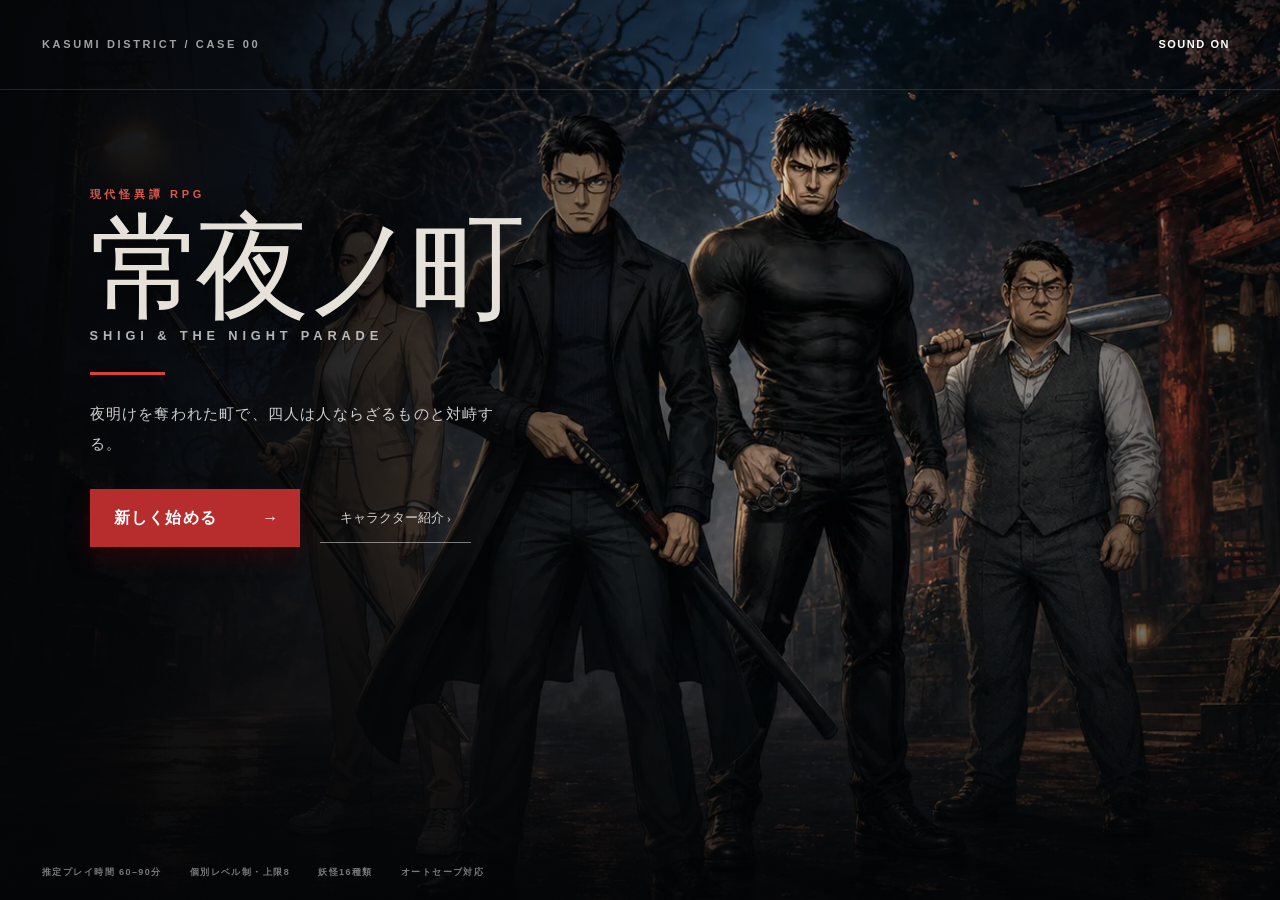
<file: index.html>
<!DOCTYPE html><html lang="ja"><head><meta charSet="utf-8"/><meta name="viewport" content="width=device-width, initial-scale=1"/><link rel="stylesheet" href="./next-assets/static/chunks/0727c0e.ihx6_.css" data-precedence="next"/><link rel="preload" as="script" fetchPriority="low" href="./next-assets/static/chunks/0ht900cau6_ur.js"/><script src="./next-assets/static/chunks/0t2z5hkh7v~~b.js" async=""></script><script src="./next-assets/static/chunks/07lhk_q6pmm3r.js" async=""></script><script src="./next-assets/static/chunks/turbopack-0x0f7tgex.h-r.js" async=""></script><script src="./next-assets/static/chunks/0dbhjjzl8qfwv.js" async=""></script><script src="./next-assets/static/chunks/0ijhwq93q6axb.js" async=""></script><title>常夜ノ町 | SHIGI &amp; THE NIGHT PARADE</title><meta name="description" content="シギ、ハヤシ、ペク、イマイが現代日本の片隅で生物的な妖怪に挑む短編ブラウザRPG。"/><meta property="og:title" content="常夜ノ町"/><meta property="og:description" content="四人で夜明けを取り戻せ。現代怪異譚ブラウザRPG。"/><meta property="og:image" content="http://localhost:3000/og.webp"/><meta property="og:image:width" content="1672"/><meta property="og:image:height" content="939"/><meta name="twitter:card" content="summary_large_image"/><meta name="twitter:title" content="常夜ノ町"/><meta name="twitter:description" content="四人で夜明けを取り戻せ。"/><meta name="twitter:image" content="http://localhost:3000/og.webp"/><link rel="shortcut icon" href="/favicon.svg"/><link rel="icon" href="/favicon.svg"/><script src="./next-assets/static/chunks/03~yq9q893hmn.js" noModule=""></script></head><body><div hidden=""><!--$--><!--/$--></div><main class="title-screen"><div class="key-art" style="background-image:url(&quot;./assets/key-art.webp&quot;)"></div><div class="title-vignette"></div><nav class="topbar"><span class="studio">KASUMI DISTRICT / CASE 00</span><button class="sound-button" aria-label="音声設定">SOUND ON</button></nav><section class="title-copy"><p class="eyebrow">現代怪異譚 RPG</p><h1>常夜ノ町</h1><p class="roman">SHIGI &amp; THE NIGHT PARADE</p><div class="red-rule"></div><p class="lead">夜明けを奪われた町で、四人は人ならざるものと対峙する。</p><div class="title-actions"><button class="primary-button">新しく始める <span>→</span></button></div></section><div class="title-footer"><span>推定プレイ時間 60–90分</span><span>個別レベル制・上限8</span><span>妖怪16種類</span><span>オートセーブ対応</span></div></main><!--$--><!--/$--><script src="./next-assets/static/chunks/0ht900cau6_ur.js" id="_R_" async=""></script><script>(self.__next_f=self.__next_f||[]).push([0])</script><script>self.__next_f.push([1,"1:\"$Sreact.fragment\"\n2:I[39756,[\"./next-assets/static/chunks/0dbhjjzl8qfwv.js\"],\"default\"]\n3:I[37457,[\"./next-assets/static/chunks/0dbhjjzl8qfwv.js\"],\"default\"]\n4:I[47257,[\"./next-assets/static/chunks/0dbhjjzl8qfwv.js\"],\"ClientPageRoot\"]\n5:I[31713,[\"./next-assets/static/chunks/0dbhjjzl8qfwv.js\",\"./next-assets/static/chunks/0ijhwq93q6axb.js\"],\"default\"]\n8:I[97367,[\"./next-assets/static/chunks/0dbhjjzl8qfwv.js\"],\"OutletBoundary\"]\n9:\"$Sreact.suspense\"\nb:I[97367,[\"./next-assets/static/chunks/0dbhjjzl8qfwv.js\"],\"ViewportBoundary\"]\nd:I[97367,[\"./next-assets/static/chunks/0dbhjjzl8qfwv.js\"],\"MetadataBoundary\"]\nf:I[68027,[\"./next-assets/static/chunks/0dbhjjzl8qfwv.js\"],\"default\",1]\n:HL[\"./next-assets/static/chunks/0727c0e.ihx6_.css\",\"style\"]\n"])</script><script>self.__next_f.push([1,"0:{\"P\":null,\"c\":[\"\",\"\"],\"q\":\"\",\"i\":false,\"f\":[[[\"\",{\"children\":[\"__PAGE__\",{}]},\"$undefined\",\"$undefined\",16],[[\"$\",\"$1\",\"c\",{\"children\":[[[\"$\",\"link\",\"0\",{\"rel\":\"stylesheet\",\"href\":\"./next-assets/static/chunks/0727c0e.ihx6_.css\",\"precedence\":\"next\",\"crossOrigin\":\"$undefined\",\"nonce\":\"$undefined\"}],[\"$\",\"script\",\"script-0\",{\"src\":\"./next-assets/static/chunks/0dbhjjzl8qfwv.js\",\"async\":true,\"nonce\":\"$undefined\"}]],[\"$\",\"html\",null,{\"lang\":\"ja\",\"children\":[\"$\",\"body\",null,{\"children\":[\"$\",\"$L2\",null,{\"parallelRouterKey\":\"children\",\"error\":\"$undefined\",\"errorStyles\":\"$undefined\",\"errorScripts\":\"$undefined\",\"template\":[\"$\",\"$L3\",null,{}],\"templateStyles\":\"$undefined\",\"templateScripts\":\"$undefined\",\"notFound\":[[[\"$\",\"title\",null,{\"children\":\"404: This page could not be found.\"}],[\"$\",\"div\",null,{\"style\":{\"fontFamily\":\"system-ui,\\\"Segoe UI\\\",Roboto,Helvetica,Arial,sans-serif,\\\"Apple Color Emoji\\\",\\\"Segoe UI Emoji\\\"\",\"height\":\"100vh\",\"textAlign\":\"center\",\"display\":\"flex\",\"flexDirection\":\"column\",\"alignItems\":\"center\",\"justifyContent\":\"center\"},\"children\":[\"$\",\"div\",null,{\"children\":[[\"$\",\"style\",null,{\"dangerouslySetInnerHTML\":{\"__html\":\"body{color:#000;background:#fff;margin:0}.next-error-h1{border-right:1px solid rgba(0,0,0,.3)}@media (prefers-color-scheme:dark){body{color:#fff;background:#000}.next-error-h1{border-right:1px solid rgba(255,255,255,.3)}}\"}}],[\"$\",\"h1\",null,{\"className\":\"next-error-h1\",\"style\":{\"display\":\"inline-block\",\"margin\":\"0 20px 0 0\",\"padding\":\"0 23px 0 0\",\"fontSize\":24,\"fontWeight\":500,\"verticalAlign\":\"top\",\"lineHeight\":\"49px\"},\"children\":404}],[\"$\",\"div\",null,{\"style\":{\"display\":\"inline-block\"},\"children\":[\"$\",\"h2\",null,{\"style\":{\"fontSize\":14,\"fontWeight\":400,\"lineHeight\":\"49px\",\"margin\":0},\"children\":\"This page could not be found.\"}]}]]}]}]],[]],\"forbidden\":\"$undefined\",\"unauthorized\":\"$undefined\"}]}]}]]}],{\"children\":[[\"$\",\"$1\",\"c\",{\"children\":[[\"$\",\"$L4\",null,{\"Component\":\"$5\",\"serverProvidedParams\":{\"searchParams\":{},\"params\":{},\"promises\":[\"$@6\",\"$@7\"]}}],[[\"$\",\"script\",\"script-0\",{\"src\":\"./next-assets/static/chunks/0ijhwq93q6axb.js\",\"async\":true,\"nonce\":\"$undefined\"}]],[\"$\",\"$L8\",null,{\"children\":[\"$\",\"$9\",null,{\"name\":\"Next.MetadataOutlet\",\"children\":\"$@a\"}]}]]}],{},null,false,null]},null,false,null],[\"$\",\"$1\",\"h\",{\"children\":[null,[\"$\",\"$Lb\",null,{\"children\":\"$Lc\"}],[\"$\",\"div\",null,{\"hidden\":true,\"children\":[\"$\",\"$Ld\",null,{\"children\":[\"$\",\"$9\",null,{\"name\":\"Next.Metadata\",\"children\":\"$Le\"}]}]}],null]}],false]],\"m\":\"$undefined\",\"G\":[\"$f\",[[\"$\",\"link\",\"0\",{\"rel\":\"stylesheet\",\"href\":\"./next-assets/static/chunks/0727c0e.ihx6_.css\",\"precedence\":\"next\",\"crossOrigin\":\"$undefined\",\"nonce\":\"$undefined\"}]]],\"S\":true,\"h\":null,\"s\":\"$undefined\",\"l\":\"$undefined\",\"p\":\"$undefined\",\"d\":\"$undefined\",\"b\":\"QwwrrzzI5JoiUw8VhvNbD\"}\n"])</script><script>self.__next_f.push([1,"6:{}\n7:\"$0:f:0:1:1:children:0:props:children:0:props:serverProvidedParams:params\"\n"])</script><script>self.__next_f.push([1,"c:[[\"$\",\"meta\",\"0\",{\"charSet\":\"utf-8\"}],[\"$\",\"meta\",\"1\",{\"name\":\"viewport\",\"content\":\"width=device-width, initial-scale=1\"}]]\n"])</script><script>self.__next_f.push([1,"10:I[27201,[\"./next-assets/static/chunks/0dbhjjzl8qfwv.js\"],\"IconMark\"]\na:null\ne:[[\"$\",\"title\",\"0\",{\"children\":\"常夜ノ町 | SHIGI \u0026 THE NIGHT PARADE\"}],[\"$\",\"meta\",\"1\",{\"name\":\"description\",\"content\":\"シギ、ハヤシ、ペク、イマイが現代日本の片隅で生物的な妖怪に挑む短編ブラウザRPG。\"}],[\"$\",\"meta\",\"2\",{\"property\":\"og:title\",\"content\":\"常夜ノ町\"}],[\"$\",\"meta\",\"3\",{\"property\":\"og:description\",\"content\":\"四人で夜明けを取り戻せ。現代怪異譚ブラウザRPG。\"}],[\"$\",\"meta\",\"4\",{\"property\":\"og:image\",\"content\":\"http://localhost:3000/og.webp\"}],[\"$\",\"meta\",\"5\",{\"property\":\"og:image:width\",\"content\":\"1672\"}],[\"$\",\"meta\",\"6\",{\"property\":\"og:image:height\",\"content\":\"939\"}],[\"$\",\"meta\",\"7\",{\"name\":\"twitter:card\",\"content\":\"summary_large_image\"}],[\"$\",\"meta\",\"8\",{\"name\":\"twitter:title\",\"content\":\"常夜ノ町\"}],[\"$\",\"meta\",\"9\",{\"name\":\"twitter:description\",\"content\":\"四人で夜明けを取り戻せ。\"}],[\"$\",\"meta\",\"10\",{\"name\":\"twitter:image\",\"content\":\"http://localhost:3000/og.webp\"}],[\"$\",\"link\",\"11\",{\"rel\":\"shortcut icon\",\"href\":\"/favicon.svg\"}],[\"$\",\"link\",\"12\",{\"rel\":\"icon\",\"href\":\"/favicon.svg\"}],[\"$\",\"$L10\",\"13\",{}]]\n"])</script></body></html>
</file>
<file: next-assets/static/chunks/0727c0e.ihx6_.css>
@layer properties{@supports (((-webkit-hyphens:none)) and (not (margin-trim:inline))) or ((-moz-orient:inline) and (not (color:rgb(from red r g b)))){*,:before,:after,::backdrop{--tw-shadow:0 0 #0000;--tw-shadow-color:initial;--tw-shadow-alpha:100%;--tw-inset-shadow:0 0 #0000;--tw-inset-shadow-color:initial;--tw-inset-shadow-alpha:100%;--tw-ring-color:initial;--tw-ring-shadow:0 0 #0000;--tw-inset-ring-color:initial;--tw-inset-ring-shadow:0 0 #0000;--tw-ring-inset:initial;--tw-ring-offset-width:0px;--tw-ring-offset-color:#fff;--tw-ring-offset-shadow:0 0 #0000}}}@layer theme{:root,:host{--font-sans:ui-sans-serif, system-ui, sans-serif, "Apple Color Emoji", "Segoe UI Emoji", "Segoe UI Symbol", "Noto Color Emoji";--font-mono:ui-monospace, SFMono-Regular, Menlo, Monaco, Consolas, "Liberation Mono", "Courier New", monospace;--spacing:.25rem;--default-font-family:var(--font-sans);--default-mono-font-family:var(--font-mono)}}@layer base{*,:after,:before,::backdrop{box-sizing:border-box;border:0 solid;margin:0;padding:0}::file-selector-button{box-sizing:border-box;border:0 solid;margin:0;padding:0}html,:host{-webkit-text-size-adjust:100%;tab-size:4;line-height:1.5;font-family:var(--default-font-family,ui-sans-serif, system-ui, sans-serif, "Apple Color Emoji", "Segoe UI Emoji", "Segoe UI Symbol", "Noto Color Emoji");font-feature-settings:var(--default-font-feature-settings,normal);font-variation-settings:var(--default-font-variation-settings,normal);-webkit-tap-highlight-color:transparent}hr{height:0;color:inherit;border-top-width:1px}abbr:where([title]){-webkit-text-decoration:underline dotted;text-decoration:underline dotted}h1,h2,h3,h4,h5,h6{font-size:inherit;font-weight:inherit}a{color:inherit;-webkit-text-decoration:inherit;-webkit-text-decoration:inherit;-webkit-text-decoration:inherit;-webkit-text-decoration:inherit;text-decoration:inherit}b,strong{font-weight:bolder}code,kbd,samp,pre{font-family:var(--default-mono-font-family,ui-monospace, SFMono-Regular, Menlo, Monaco, Consolas, "Liberation Mono", "Courier New", monospace);font-feature-settings:var(--default-mono-font-feature-settings,normal);font-variation-settings:var(--default-mono-font-variation-settings,normal);font-size:1em}small{font-size:80%}sub,sup{vertical-align:baseline;font-size:75%;line-height:0;position:relative}sub{bottom:-.25em}sup{top:-.5em}table{text-indent:0;border-color:inherit;border-collapse:collapse}:-moz-focusring{outline:auto}progress{vertical-align:baseline}summary{display:list-item}ol,ul,menu{list-style:none}img,svg,video,canvas,audio,iframe,embed,object{vertical-align:middle;display:block}img,video{max-width:100%;height:auto}button,input,select,optgroup,textarea{font:inherit;font-feature-settings:inherit;font-variation-settings:inherit;letter-spacing:inherit;color:inherit;opacity:1;background-color:#0000;border-radius:0}::file-selector-button{font:inherit;font-feature-settings:inherit;font-variation-settings:inherit;letter-spacing:inherit;color:inherit;opacity:1;background-color:#0000;border-radius:0}:where(select:is([multiple],[size])) optgroup{font-weight:bolder}:where(select:is([multiple],[size])) optgroup option{padding-inline-start:20px}::file-selector-button{margin-inline-end:4px}::placeholder{opacity:1}@supports (not ((-webkit-appearance:-apple-pay-button))) or (contain-intrinsic-size:1px){::placeholder{color:currentColor}@supports (color:color-mix(in lab, red, red)){::placeholder{color:color-mix(in oklab, currentcolor 50%, transparent)}}}textarea{resize:vertical}::-webkit-search-decoration{-webkit-appearance:none}::-webkit-date-and-time-value{min-height:1lh;text-align:inherit}::-webkit-datetime-edit{display:inline-flex}::-webkit-datetime-edit-fields-wrapper{padding:0}::-webkit-datetime-edit{padding-block:0}::-webkit-datetime-edit-year-field{padding-block:0}::-webkit-datetime-edit-month-field{padding-block:0}::-webkit-datetime-edit-day-field{padding-block:0}::-webkit-datetime-edit-hour-field{padding-block:0}::-webkit-datetime-edit-minute-field{padding-block:0}::-webkit-datetime-edit-second-field{padding-block:0}::-webkit-datetime-edit-millisecond-field{padding-block:0}::-webkit-datetime-edit-meridiem-field{padding-block:0}::-webkit-calendar-picker-indicator{line-height:1}:-moz-ui-invalid{box-shadow:none}button,input:where([type=button],[type=reset],[type=submit]){appearance:button}::file-selector-button{appearance:button}::-webkit-inner-spin-button{height:auto}::-webkit-outer-spin-button{height:auto}[hidden]:where(:not([hidden=until-found])){display:none!important}}@layer components;@layer utilities{.relative{position:relative}.start{inset-inline-start:var(--spacing)}.table{display:table}.shadow{--tw-shadow:0 1px 3px 0 var(--tw-shadow-color,#0000001a), 0 1px 2px -1px var(--tw-shadow-color,#0000001a);box-shadow:var(--tw-inset-shadow), var(--tw-inset-ring-shadow), var(--tw-ring-offset-shadow), var(--tw-ring-shadow), var(--tw-shadow)}}:root{--ink:#0a0c0e;--paper:#e7e2d9;--bone:#c9c0b3;--red:#b72d2d;--red-bright:#dc4136;--panel:#12161a;--line:#e7e2d929}*{box-sizing:border-box}html,body{background:var(--ink);min-height:100%;color:var(--paper);margin:0}body{font-family:Yu Mincho,Hiragino Mincho ProN,Noto Serif JP,Georgia,serif;overflow-x:hidden}button{font:inherit;color:inherit}button:focus-visible{outline-offset:3px;outline:2px solid #f4c56b}.title-screen,.story-screen,.clear-screen,.game-shell{min-height:100svh;position:relative;overflow:hidden}.key-art,.clear-art{background-position:50% 38%;background-repeat:no-repeat;background-size:cover;animation:16s ease-out both slow-push;position:absolute;inset:0}.title-vignette{background:linear-gradient(90deg,#040507fa 0%,#040507d1 27%,#0405071f 62%,#0405078c),linear-gradient(#0000 60%,#020304d9);position:absolute;inset:0}.topbar{z-index:2;letter-spacing:.24em;border-bottom:1px solid #ffffff1f;justify-content:space-between;align-items:center;padding:30px 42px;font:700 11px/1.2 Arial,sans-serif;display:flex;position:relative}.studio{color:#ffffff9e}.sound-button{font:inherit;letter-spacing:.14em;cursor:pointer;color:#fff;background:0 0;border:0;padding:8px}.title-copy{z-index:2;width:min(560px,90vw);margin:clamp(70px,11vh,145px) 0 0 clamp(28px,7vw,110px);position:relative}.eyebrow{letter-spacing:.34em;color:#dc5b50;text-transform:uppercase;font:800 11px/1 Arial,sans-serif}.title-copy h1{letter-spacing:-.08em;text-shadow:0 8px 35px #000;margin:18px 0 10px;font-size:clamp(68px,9vw,132px);line-height:.88}.roman{letter-spacing:.38em;color:#ffffffb3;font:700 clamp(10px,1vw,13px)/1 Arial,sans-serif}.red-rule{background:var(--red-bright);width:75px;height:3px;margin:30px 0 24px}.lead{letter-spacing:.08em;color:#fffc;max-width:420px;font-size:15px;line-height:2}.title-actions,.objective-actions{align-items:center;gap:20px;margin-top:30px;display:flex}.primary-button{background:var(--red);color:#fff;cursor:pointer;letter-spacing:.08em;border:0;justify-content:space-between;min-width:210px;padding:17px 20px 17px 24px;font-weight:800;transition:all .2s;display:flex;box-shadow:0 10px 25px #80000040}.primary-button:hover{background:#d13c35;transform:translateY(-2px)}.text-button{cursor:pointer;background:0 0;border:0;border-bottom:1px solid #ffffff80;padding:14px 20px;font-size:13px}.title-footer{z-index:2;color:#ffffff75;letter-spacing:.16em;gap:28px;font:600 9px/1 Arial,sans-serif;display:flex;position:absolute;bottom:23px;left:42px;right:42px}.story-bg{filter:saturate(.55)brightness(.48);background-position:50%;background-repeat:no-repeat;background-size:auto,cover;position:absolute;inset:0}.intro-screen .story-bg{filter:saturate(.72)brightness(.62)}.game-header{z-index:10;border-bottom:1px solid var(--line);background:#07090bf0;grid-template-columns:1fr auto 1fr;align-items:center;height:76px;padding:0 30px;display:grid;position:relative}.game-header>div:first-child,.brand-mini{flex-direction:column;gap:4px;display:flex}.game-header b{letter-spacing:.1em;font-size:22px}.game-header small{color:#8f9699;letter-spacing:.22em;font:700 8px/1 Arial,sans-serif}.game-header>span{letter-spacing:.2em;color:#92999c;font:700 11px Arial,sans-serif}.story-character{z-index:2;filter:drop-shadow(0 25px 35px #000);justify-content:center;width:30%;height:74%;display:flex;position:absolute;bottom:2%;left:5%}.story-character img{object-fit:contain;object-position:center bottom;mix-blend-mode:screen;width:100%;height:100%}.story-character.scene-illustration{width:33%;height:78%;bottom:1%;left:3%}.story-character.scene-illustration img{object-position:center bottom;mix-blend-mode:normal}.story-character.major-character{width:36%;height:90%;bottom:0;left:1%}.story-character.major-character img{object-position:center bottom}.story-screen.boss-conversation .story-character.major-character{width:46%;height:96%;bottom:0;left:0}.story-screen.boss-conversation .dialogue-card{left:47vw;right:4vw}.story-event-art{z-index:2;pointer-events:none;filter:drop-shadow(0 26px 38px #000);place-items:center;display:grid;position:absolute;inset:7vh 4vw 20vh}.story-event-art:after{content:"";background:linear-gradient(90deg,#04070a38,#0000 35% 70%,#04070a94),linear-gradient(#0000 55%,#04070ab3);position:absolute;inset:0}.story-event-art img{object-fit:contain;object-position:center;width:100%;height:100%}.story-event-art.dawn-event{inset:5vh 6vw 19vh}.story-event-art.dawn-event:after{background:linear-gradient(#0000 48%,#04070ab8)}.story-event-art.ending-event{inset:4vh 6vw 10vh}.story-event-art.ending-event:after{background:linear-gradient(#0000 58%,#04070a7a),linear-gradient(90deg,#04070a33,#0000 72%)}.ending-portraits{z-index:5;filter:drop-shadow(0 8px 15px #000);gap:10px;display:flex;position:absolute;top:14vh;right:6vw}.ending-portraits>div{text-align:center;color:#eee;letter-spacing:.12em;gap:4px;width:clamp(54px,6vw,94px);font:800 8px Arial,sans-serif;display:grid}.ending-portraits img{aspect-ratio:1;object-fit:cover;object-position:center;background:#0b0c0d;border:1px solid #eae2d08c;width:100%}.dialogue-card{z-index:4;border-top:3px solid var(--red);background:#0d1013f0;min-height:172px;padding:21px 27px;position:absolute;bottom:8vh;left:37vw;right:7vw;box-shadow:0 25px 70px #000}.dialogue-card.narration-card{background:#0b1921f2;border-top-color:#3a7b93;box-shadow:0 25px 70px #000,inset 0 0 42px #3071891f}.dialogue-card.narration-card .dialogue-name{color:#9cc7d4!important}.dialogue-name{letter-spacing:.16em;margin:0 0 13px;font-size:16px;font-weight:900}.dialogue-name span{color:#798083;letter-spacing:.16em;margin-left:14px;font:700 9px Arial,sans-serif}.dialogue-text{letter-spacing:.06em;margin:0;font-size:clamp(14px,1.35vw,18px);line-height:1.75}.dialogue-progress{background:#ffffff1a;height:2px;margin-top:18px;overflow:hidden}.dialogue-progress i{background:var(--red-bright);height:100%;transition:width .25s;display:block}.dialogue-card button{float:right;color:#c9c6bd;cursor:pointer;background:0 0;border:0;margin-top:13px;padding:8px 0;font-size:11px}.dialogue-card button span{color:var(--red-bright);margin-left:15px;font-size:20px}.intro-narration{text-align:center;background:#040a0fc7;border-top-color:#d45a4d;min-height:140px;padding:20px 4vw;bottom:7vh;left:18vw;right:18vw;box-shadow:0 0 90px #000c,inset 0 0 80px #225b701f}.intro-narration .dialogue-name{letter-spacing:.24em;font:800 12px/1.2 Arial,sans-serif}.intro-narration .dialogue-text{letter-spacing:.1em;max-width:900px;margin:12px auto 0;font-size:clamp(14px,1.35vw,19px);line-height:1.75;animation:.8s ease-out both narration-in}.intro-narration .dialogue-progress{max-width:560px;margin:14px auto 0}.dialogue-card.ending-dialogue{background:#090c0ee6;min-height:0;padding:16px 21px;bottom:4vh;left:53vw;right:4vw}.click-hint{z-index:3;letter-spacing:.18em;color:#737a7d;font:700 9px Arial,sans-serif;position:absolute;bottom:3vh;right:7vw}.game-shell{background:#101418;transition:filter .15s}.brand-mini b{font-size:18px}.chapter-label{text-align:center;flex-direction:column;gap:6px;display:flex}.chapter-label span{color:var(--red-bright);letter-spacing:.2em;font:800 8px Arial,sans-serif}.chapter-label b{letter-spacing:.13em;font-size:12px}.header-actions{letter-spacing:.12em;justify-self:end;align-items:center;gap:20px;font:700 11px Arial,sans-serif;display:flex}.header-actions .coins{color:#e9bd6a}.header-actions button{border:1px solid var(--line);cursor:pointer;background:#161a1e;width:30px;height:30px}.map-layout{grid-template-columns:1fr 340px;height:calc(100svh - 76px);min-height:0;display:grid;overflow:hidden}.map-scene{background:radial-gradient(circle at 35% 38%,#5a6c6f2e,#0000 30%),linear-gradient(135deg,#20282a,#0b1013 70%);min-height:700px;position:relative;overflow:hidden}.map-grid{opacity:.22;background-image:linear-gradient(#ffffff12 1px,#0000 1px),linear-gradient(90deg,#ffffff12 1px,#0000 1px);background-size:56px 56px;position:absolute;inset:0;transform:perspective(500px)rotateX(55deg)scale(1.6)translateY(10%)}.map-route{grid-template-columns:repeat(5,1fr);align-items:center;gap:35px 8px;display:grid;position:absolute;top:8%;left:5%;right:5%}.map-route:before{content:"";background:repeating-linear-gradient(90deg,#4c5558 0 9px,#0000 9px 16px);height:2px;position:absolute;top:25px;left:5%;right:5%}.map-node{z-index:2;text-align:center;opacity:.38;position:relative}.map-node>span{background:#191f22;border:1px solid #596165;place-items:center;width:50px;height:50px;margin:auto;font:800 13px Arial,sans-serif;display:grid;transform:rotate(45deg)}.map-node>span:first-line{transform:rotate(-45deg)}.map-node div{flex-direction:column;gap:5px;margin-top:27px;display:flex}.map-node small{letter-spacing:.2em;font:800 8px Arial,sans-serif}.map-node b{letter-spacing:.04em;font-size:10px}.map-node.done{opacity:.7}.map-node.done>span{color:#94c6ad;background:#34433e}.map-node.current{opacity:1}.map-node.current>span{background:var(--red);border-color:#f06b5e;box-shadow:0 0 0 9px #b72d2d1f,0 0 35px #dc413659}.objective-card{border-left:3px solid var(--red);background:#080b0deb;max-width:560px;padding:32px 36px;position:absolute;bottom:8%;left:7%;box-shadow:0 20px 65px #0000008c}.objective-card h2{margin:12px 0;font-size:30px}.objective-card>p:not(.eyebrow){color:#a9aeae;font-size:13px;line-height:1.8}.target-rank{letter-spacing:.12em;background:#080a0bbf;border:1px solid #4b5254;align-items:center;gap:12px;width:fit-content;margin:0 0 15px;padding:7px 10px;font:800 8px Arial,sans-serif;display:flex}.target-rank b{color:#f0d08b}.target-rank span{color:#91999b}.rank-e{border-color:#586668!important}.rank-d{border-color:#54715f!important}.rank-c{border-color:#55768c!important}.rank-b{border-color:#8a7041!important}.rank-a{border-color:#9a4b38!important}.rank-s{box-shadow:0 0 18px #cc273033;border-color:#d33f46!important}.secondary-button{cursor:pointer;background:0 0;border:1px solid #5a6265;padding:15px 20px;font-size:12px;font-weight:700}.secondary-button:hover{background:#ffffff0a;border-color:#bbb}.party-panel{border-left:1px solid var(--line);background:#0b0e10;padding:25px 23px}.panel-heading,.shop-head{border-bottom:1px solid var(--line);justify-content:space-between;align-items:center;padding-bottom:18px;display:flex}.panel-heading>div{flex-direction:column;gap:5px;display:flex}.panel-heading small,.equipment-summary>small,.shop-head small{color:var(--red-bright);letter-spacing:.2em;font:800 8px Arial,sans-serif}.panel-heading b{letter-spacing:.08em;font-size:15px}.panel-heading>span{color:#8b9395;font:700 11px Arial,sans-serif}.party-list{margin-top:14px}.party-card{border-bottom:1px solid #ffffff12;grid-template-columns:58px 1fr;gap:13px;padding:11px 0;display:grid}.portrait{background:radial-gradient(circle,#454d50,#161a1d 70%);height:68px;overflow:hidden}.portrait img{object-fit:cover;object-position:center;mix-blend-mode:screen;width:100%;height:100%}.party-info{min-width:0}.party-info b{font-size:14px}.party-info b em{color:#e0b96c;margin-left:5px;font:800 8px Arial,sans-serif}.party-info small{color:#777f81;margin-top:3px;font:700 8px Arial,sans-serif;display:block}.mini-bar{background:#303538;height:3px;margin:12px 0 5px}.mini-bar i{height:100%;display:block}.party-info>span{color:#a7adae;font:700 8px Arial,sans-serif}.status-block{color:#9ca3a5;grid-template-columns:1fr auto;margin:22px 0;font-size:11px;display:grid}.status-block b{color:#fff;font-family:Arial,sans-serif}.status-block div{background:#272d30;grid-column:1/-1;height:4px;margin-top:9px}.status-block i{background:var(--red);height:100%;display:block}.equipment-summary{border-top:1px solid var(--line);padding-top:18px}.equipment-summary p{grid-template-columns:28px 1fr auto;align-items:center;gap:10px;margin:11px 0;font-size:11px;display:grid}.equipment-summary p>span{border:1px solid #3f474a;place-items:center;width:28px;height:28px;font-weight:900;display:grid}.equipment-summary p b{color:#a4abad;font:700 8px Arial,sans-serif}.explore-layout{background:#080b0d;grid-template-columns:minmax(360px,1.2fr) minmax(420px,.8fr);min-height:calc(100svh - 76px);display:grid}.explore-image{min-height:650px;position:relative;overflow:hidden}.explore-image:after{content:"";background:linear-gradient(90deg,#0000 45%,#080b0d),linear-gradient(#0000 45%,#050708b8);position:absolute;inset:0}.explore-image img{object-fit:cover;filter:saturate(.72)contrast(1.08);width:100%;height:100%}.explore-image>span{z-index:2;letter-spacing:.25em;color:#aeb4b4;font:800 9px Arial,sans-serif;position:absolute;bottom:28px;left:34px}.explore-card{align-self:center;padding:55px clamp(34px,5vw,80px)}.explore-card>small{letter-spacing:.2em;color:#8a9294;margin:22px 0 8px;font:700 9px Arial,sans-serif;display:block}.explore-card h2{margin:8px 0 22px;font-size:clamp(30px,4vw,52px);line-height:1.3}.explore-card>p:not(.eyebrow){color:#a5acad;font-size:14px;line-height:2}.imai-field-note{border-left:2px solid var(--red);background:#ffffff09;grid-template-columns:74px 1fr;align-items:center;gap:14px;margin:22px 0;padding:12px;display:grid}.imai-field-note img{object-fit:cover;object-position:center;background:#121619;width:74px;height:96px}.imai-field-note p{color:#c4ccce;margin:0;font-size:13px;line-height:1.85}.imai-field-note b{color:#e6b17d;letter-spacing:.12em}.approach-grid{gap:10px;margin:30px 0 18px;display:grid}.approach-grid button{text-align:left;cursor:pointer;background:#111619;border:1px solid #343c3f;padding:18px 20px;transition:all .18s}.approach-grid button:hover{background:#1d1516;border-color:#b44942;transform:translate(4px)}.approach-grid b{margin-bottom:7px;font-size:15px;display:block}.approach-grid span{color:#8e9698;font:700 9px/1.6 Arial,sans-serif;display:block}.loot-layout{background:radial-gradient(circle at 50% 34%,#273336,#090c0e 58%);place-items:center;min-height:calc(100svh - 76px);display:grid;position:relative;overflow:hidden}.loot-glow{filter:blur(10px);background:radial-gradient(circle,#c7473a40,#0000 68%);border-radius:50%;width:430px;height:430px;position:absolute}.loot-card{border-top:3px solid var(--red);background:#080b0df0;width:min(720px,100vw - 36px);padding:48px;position:relative;box-shadow:0 28px 90px #000}.loot-card h2{margin:15px 0;font-size:clamp(30px,5vw,52px)}.loot-card>p:not(.eyebrow){color:#aab0b1;line-height:1.9}.loot-result{border-block:1px solid var(--line);grid-template-columns:.7fr .8fr 1.5fr;margin:30px 0;display:grid}.loot-result div{border-right:1px solid var(--line);padding:18px 15px}.loot-result span{color:#7f888a;letter-spacing:.18em;font:700 8px Arial,sans-serif;display:block}.loot-result b{color:#e6c17b;margin-top:8px;font-size:15px;display:block}.loot-actions{justify-content:flex-end;gap:12px;display:flex}.shop-layout{background:#12171a;grid-template-columns:310px 1fr;min-height:calc(100svh - 76px);display:grid}.shop-intro{border-right:1px solid var(--line);background:linear-gradient(#151a1d,#080a0c);padding:48px 32px;position:relative;overflow:hidden}.shop-intro h2{z-index:2;margin:18px 0;font-size:32px;line-height:1.4;position:relative}.shop-intro img{object-fit:contain;object-position:center top;mix-blend-mode:screen;filter:contrast(1.1);width:105%;height:390px;margin:0 -10%}.shop-intro>p:not(.eyebrow){color:#90989a;font-size:12px;line-height:1.8}.shop-intro button{width:100%;margin-top:18px}.shop-stock{max-height:calc(100svh - 76px);padding:34px clamp(22px,4vw,60px) 60px;overflow-y:auto}.shop-head b{margin-top:7px;font-size:22px;display:block}.shop-head>span{color:#9ca3a5;font:700 11px Arial,sans-serif}.shop-head strong{color:#e7bf72;margin-left:8px}.hero-tabs{grid-template-columns:repeat(4,1fr);gap:8px;margin:22px 0 12px;display:grid}.hero-tabs button{text-align:left;cursor:pointer;background:#0c1012;border:1px solid #2c3437;grid-template-columns:48px 1fr;align-items:center;min-width:0;height:74px;display:grid;overflow:hidden}.hero-tabs button.selected{background:#211516;border-color:#b83a35;box-shadow:inset 0 -3px #b83a35}.hero-tabs img{object-fit:cover;object-position:top;filter:grayscale(.2);width:48px;height:74px}.hero-tabs span{min-width:0;padding:8px}.hero-tabs small{color:#777f81;letter-spacing:.12em;font:700 6px Arial,sans-serif;display:block}.hero-tabs b{margin-top:5px;font-size:13px;display:block}.equip-notice{color:#9da5a6;background:#191f22;margin:0;padding:10px 12px;font-size:10px}.equip-notice b{color:#fff}.shop-stock h3{letter-spacing:.14em;margin:30px 0 14px;font-size:14px}.item-grid{grid-template-columns:repeat(2,minmax(230px,1fr));gap:9px;display:grid}.item-card{text-align:left;cursor:pointer;background:#0c1012;border:1px solid #252c2f;grid-template-columns:48px 1fr auto;align-items:center;gap:13px;min-height:72px;padding:10px 14px;transition:all .15s;display:grid}.item-card:hover{border-color:#6e777a;transform:translateY(-1px)}.item-card.selected{background:#1d1314;border-color:#a23835}.item-icon{background:#171c1f;border:1px solid #3d4548;place-items:center;width:42px;height:42px;font-weight:900;display:grid}.item-card b{font-size:12px;display:block}.item-card small{color:#8d9597;margin-top:6px;font:700 8px Arial,sans-serif;display:block}.item-card em{color:#d6b06c;white-space:nowrap;font:800 9px Arial,sans-serif}.battle-layout{grid-template-columns:1fr 350px;height:calc(100svh - 76px);min-height:0;display:grid;position:relative;overflow:hidden}.dev-skip{z-index:120;color:#d8dedc7a;letter-spacing:.12em;cursor:pointer;opacity:.5;background:#05080980;border:1px solid #aeb8ba47;padding:5px 7px;font:800 8px/1 Arial,sans-serif;transition:all .15s;position:absolute;bottom:10px;left:12px}.dev-skip:hover{color:#fff;opacity:1;background:#561212b3;border-color:#e55048cc}.dev-skip:disabled{opacity:.2;cursor:default}.battle-effect{z-index:60;pointer-events:none;place-items:center;display:grid;position:absolute;inset:0 350px 0 0;overflow:hidden}.transform-cutin{z-index:90;pointer-events:none;background:#020914;animation:1.25s cubic-bezier(.12,.75,.25,1) both cutin-out;position:absolute;inset:0;overflow:hidden}.transform-cutin:after{content:"";mix-blend-mode:screen;background:linear-gradient(90deg,#01040ce6,#04132a38 52%,#01050cc2),repeating-linear-gradient(-24deg,#0000 0 58px,#7ce2ff33 60px 63px,#0000 65px 110px);animation:.35s steps(2,end) 2 both cutin-flash;position:absolute;inset:0}.transform-cutin img{object-fit:contain;object-position:center center;filter:contrast(1.16)saturate(1.2);width:100%;height:100%;animation:1.25s ease-out both cutin-image}.cutin-copy{z-index:2;color:#fff;text-shadow:0 0 20px #00baf5,0 3px #071728;gap:3px;display:grid;position:absolute;top:50%;left:clamp(22px,7vw,104px);transform:translateY(-50%)}.cutin-copy small{letter-spacing:.42em;color:#8feaff;font:900 clamp(11px,1.2vw,17px)/1 Arial,sans-serif}.cutin-copy b{letter-spacing:.08em;font:900 clamp(70px,14vw,190px)/.82 serif}.cutin-copy span{letter-spacing:.22em;color:#bcf4ff;font:800 clamp(12px,1.4vw,20px)/1 Arial,sans-serif}.battle-effect b{z-index:5;letter-spacing:-.04em;color:#fff;text-shadow:0 3px #381010,0 0 24px #e2463d;padding:8px 14px;font:900 clamp(28px,5vw,62px)/1 Arial,sans-serif;animation:.7s ease-out both fx-number;position:relative}.fx-line,.fx-ring{display:block;position:absolute}.effect-slash .fx-line,.effect-shadow .fx-line,.effect-enemy .fx-line{transform-origin:0;background:linear-gradient(90deg,#0000,#fff 15% 75%,#0000);border-radius:50%;width:72%;height:7px;animation:.55s cubic-bezier(.1,.8,.2,1) both fx-slash;top:48%;left:14%;transform:rotate(-28deg)scaleX(0);box-shadow:0 0 18px #fff,0 0 38px #d83b34}.effect-slash .fx-two,.effect-shadow .fx-two,.effect-enemy .fx-two{animation-delay:70ms;top:54%;transform:rotate(-18deg)scaleX(0)}.effect-slash .fx-three,.effect-shadow .fx-three,.effect-enemy .fx-three{animation-delay:.12s;top:42%;transform:rotate(-38deg)scaleX(0)}.effect-spear{background:radial-gradient(#78d6f438,#0000 58%);animation:.7s ease-out both fx-fade}.effect-spear .fx-line{transform-origin:0;background:linear-gradient(90deg,#0000,#dffaff 20% 82%,#0000);width:88%;height:4px;animation:.55s ease-out both fx-thrust;top:48%;left:4%;box-shadow:0 0 15px #54c6eb,0 0 36px #247da1}.effect-spear .fx-two{opacity:.45;animation-delay:50ms;top:44%}.effect-spear .fx-three{opacity:.45;animation-delay:.1s;top:52%}.effect-punch,.effect-smash{background:radial-gradient(circle,#ffae463d,#0000 55%);animation:.7s ease-out both fx-fade}.effect-punch .fx-ring,.effect-smash .fx-ring{border:10px solid #ffd28a;border-radius:50%;width:105px;height:105px;animation:.62s ease-out both fx-ring;box-shadow:0 0 24px #ee7c28,inset 0 0 18px #ee7c28}.effect-punch .fx-ring-two,.effect-smash .fx-ring-two{animation-delay:.1s}.effect-punch .fx-line,.effect-smash .fx-line{--ray:0deg;width:48%;height:5px;rotate:var(--ray);background:linear-gradient(90deg,#0000,#fff1bd,#0000);animation:.58s ease-out both fx-ray}.effect-punch .fx-two,.effect-smash .fx-two{--ray:60deg}.effect-punch .fx-three,.effect-smash .fx-three{--ray:120deg}.effect-smash{background:radial-gradient(circle,#f44a2d4d,#0000 58%)}.effect-smash .fx-ring{border-color:#fff0bc;border-radius:18%;transform:rotate(45deg)}.effect-staff{background:radial-gradient(circle,#4c8bb53d,#0000 58%);animation:.7s ease-out both fx-fade}.effect-staff .fx-ring{border:6px double #8bd9ff;border-radius:50%;width:170px;height:170px;animation:.68s ease-out both fx-spin-ring;box-shadow:0 0 26px #3a83ad,inset 0 0 30px #285b78}.effect-staff .fx-ring-two{width:255px;height:255px;animation-direction:reverse}.effect-staff .fx-line{background:linear-gradient(90deg,#0000,#bbecff,#0000);width:55%;height:3px;animation:.6s ease-out both fx-ray}.effect-wood{background:radial-gradient(circle,#ae743433,#0000 58%);animation:.7s ease-out both fx-fade}.effect-wood .fx-line{--wood-angle:-20deg;width:72%;height:12px;rotate:var(--wood-angle);background:linear-gradient(90deg,#0000,#f2c37d 18% 80%,#0000);border-radius:60%;animation:.58s ease-out both fx-wood;top:48%;left:14%;box-shadow:0 0 18px #9c5f25}.effect-wood .fx-two{--wood-angle:20deg;animation-delay:90ms}.effect-wood .fx-three{display:none}.effect-cleaver{background:linear-gradient(90deg,#0000,#97161947,#0000);animation:.7s ease-out both fx-fade}.effect-cleaver .fx-line{background:linear-gradient(#0000,#fff 16% 72%,#0000);width:16px;height:90%;animation:.62s ease-in both fx-cleave;top:4%;left:calc(50% - 8px);box-shadow:0 0 24px #ef3c3c,0 0 60px #7b1015}.effect-cleaver .fx-two{opacity:.45;animation-delay:70ms;left:47%}.effect-cleaver .fx-three{opacity:.35;animation-delay:.12s;left:53%}.effect-moonblade{background:radial-gradient(circle,#6897d247,#0000 60%);animation:.75s ease-out both fx-fade}.effect-moonblade .fx-ring{filter:drop-shadow(0 0 13px #61a6ed);border:13px solid #d9eeff;border-right-color:#0000;border-radius:50%;width:260px;height:260px;animation:.7s ease-out both fx-moon}.effect-moonblade .fx-ring-two{opacity:.45;width:330px;height:330px;animation-delay:80ms}.effect-moonblade .fx-line{display:none}.effect-transform-shigi,.effect-transform-hayashi,.effect-transform-peck{animation:.9s ease-out both fx-form-flash}.effect-transform-shigi{background:radial-gradient(circle,#8434d29e,#11051cb3 34%,#0000 68%)}.effect-transform-hayashi{background:radial-gradient(circle,#ffe594a8,#3390dd61 34%,#0000 68%)}.effect-transform-peck{background:radial-gradient(circle,#ec4923b3,#490d079e 36%,#0000 70%)}.effect-transform-shigi .fx-ring,.effect-transform-hayashi .fx-ring,.effect-transform-peck .fx-ring{border:7px double #d9a7ff;border-radius:14%;width:190px;height:190px;animation:.9s ease-out both fx-form-ring;box-shadow:0 0 32px #8f3ee2,inset 0 0 30px #8f3ee2}.effect-transform-hayashi .fx-ring{border-color:#fff3bd;box-shadow:0 0 32px #62bfff,inset 0 0 30px #d5a94c}.effect-transform-peck .fx-ring{border-color:#ffbc83;border-radius:50%;box-shadow:0 0 36px #f13e23,inset 0 0 34px #9b1c11}.effect-transform-shigi .fx-ring-two,.effect-transform-hayashi .fx-ring-two,.effect-transform-peck .fx-ring-two{width:300px;height:300px;animation-direction:reverse;animation-delay:80ms}.effect-transform-shigi .fx-line,.effect-transform-hayashi .fx-line,.effect-transform-peck .fx-line{background:linear-gradient(#0000,#f0d5ff,#0000);width:10px;height:70%;animation:.8s ease-out both fx-form-pillar;top:15%;box-shadow:0 0 18px #a850ee}.effect-transform-shigi .fx-one,.effect-transform-hayashi .fx-one,.effect-transform-peck .fx-one{left:32%}.effect-transform-shigi .fx-two,.effect-transform-hayashi .fx-two,.effect-transform-peck .fx-two{animation-delay:80ms;left:50%}.effect-transform-shigi .fx-three,.effect-transform-hayashi .fx-three,.effect-transform-peck .fx-three{animation-delay:.14s;left:68%}.effect-transform-hayashi .fx-line{background:linear-gradient(#0000,#fffbe0,#9bddff,#0000);box-shadow:0 0 18px #4db4ff}.effect-transform-peck .fx-line{background:linear-gradient(#0000,#ffe0a3,#ff4b25,#0000);width:16px;box-shadow:0 0 24px #ef311d}.effect-shadow{background:radial-gradient(circle,#3213468c,#0000 60%);animation:.7s ease-out both fx-fade}.effect-shadow .fx-line{background:linear-gradient(90deg,#0000,#d28cff 25% 70%,#0000);height:11px;box-shadow:0 0 22px #8e3bd1,0 0 55px #2b0a42}.effect-enemy{background:#5c00001f}.effect-enemy .fx-line{background:linear-gradient(90deg,#0000,#ef574d 20% 75%,#0000);width:55%;left:22%;transform:rotate(34deg)scaleX(0);box-shadow:0 0 20px #e22828}.effect-enemy .fx-two{transform:rotate(24deg)scaleX(0)}.effect-enemy .fx-three{transform:rotate(44deg)scaleX(0)}.effect-lightning{background:radial-gradient(circle,#41b4ff47,#0000 62%);animation:.7s steps(2,end) both fx-strobe}.effect-lightning .fx-line{clip-path:polygon(43% 0,100% 0,63% 38%,100% 38%,18% 100%,38% 56%,0 56%);filter:drop-shadow(0 0 10px #53cfff)drop-shadow(0 0 30px #2579ff);background:#e9fbff;width:32px;height:82%;animation:.55s ease-out both fx-bolt;top:6%;left:calc(50% - 16px)}.effect-lightning .fx-two{opacity:.65;height:58%;animation-delay:80ms;left:35%;transform:rotate(-18deg)}.effect-lightning .fx-three{opacity:.5;height:48%;animation-delay:.13s;left:65%;transform:rotate(20deg)}.effect-impact{background:radial-gradient(circle,#ffae4638,#0000 55%);animation:.7s ease-out both fx-fade}.effect-impact .fx-ring,.effect-guard .fx-ring{border:8px solid #ffd58a;border-radius:50%;width:120px;height:120px;animation:.65s ease-out both fx-ring;box-shadow:0 0 25px #f0842e,inset 0 0 25px #f0842e}.effect-impact .fx-ring-two,.effect-guard .fx-ring-two{animation-delay:.12s}.effect-impact .fx-line{transform-origin:50%;background:linear-gradient(90deg,#0000,#ffe4a3,#0000);width:45%;height:5px;animation:.6s ease-out both fx-impact-line}.effect-impact .fx-two{transform:rotate(60deg)}.effect-impact .fx-three{transform:rotate(120deg)}.effect-heal{background:radial-gradient(circle,#3dc28b38,#0000 58%);animation:.7s ease-out both fx-fade}.effect-heal .fx-line{background:#9dffd4;border-radius:50%;width:18px;height:18px;animation:.7s ease-out both fx-heal;box-shadow:0 0 18px #4ddd9e}.effect-heal .fx-one{top:62%;left:32%}.effect-heal .fx-two{animation-delay:80ms;top:70%;left:50%}.effect-heal .fx-three{animation-delay:.15s;top:58%;left:66%}.effect-guard{background:radial-gradient(circle,#64abcb33,#0000 58%);animation:.7s ease-out both fx-fade}.effect-guard .fx-ring{border-color:#a9e2f2;width:230px;height:230px;box-shadow:0 0 25px #438aa4,inset 0 0 35px #438aa4}@keyframes fx-slash{0%{opacity:0;transform:rotate(-28deg)scaleX(0)}25%{opacity:1}70%{opacity:1;transform:rotate(-28deg)scaleX(1)}to{opacity:0;transform:rotate(-28deg)scaleX(1.08)}}@keyframes fx-thrust{0%{opacity:0;transform:translate(-35%)scaleX(.05)}35%{opacity:1}75%{transform:translate(8%)scaleX(1)}to{opacity:0;transform:translate(18%)scaleX(.7)}}@keyframes fx-ray{0%{opacity:0;transform:scaleX(.05)}30%{opacity:1}to{opacity:0;transform:scaleX(2.2)}}@keyframes fx-spin-ring{0%{opacity:0;transform:scale(.25)rotate(0)}45%{opacity:1}to{opacity:0;transform:scale(2.2)rotate(150deg)}}@keyframes fx-wood{0%{opacity:0;transform:scaleX(.05)}30%{opacity:1}to{opacity:0;transform:scaleX(1.25)}}@keyframes fx-cleave{0%{opacity:0;transform:translateY(-35%)scaleY(.15)}35%{opacity:1}to{opacity:0;transform:translateY(15%)scaleY(1.2)}}@keyframes fx-moon{0%{opacity:0;transform:scale(.25)rotate(-110deg)}45%{opacity:1}to{opacity:0;transform:scale(2.1)rotate(70deg)}}@keyframes fx-form-flash{0%{opacity:0}18%{opacity:1}36%{opacity:.35}55%{opacity:1}to{opacity:0}}@keyframes fx-form-ring{0%{opacity:0;transform:scale(.15)rotate(0)}40%{opacity:1}to{opacity:0;transform:scale(3.2)rotate(135deg)}}@keyframes fx-form-pillar{0%{opacity:0;transform:translateY(35%)scaleY(.1)}35%{opacity:1}to{opacity:0;transform:translateY(-20%)scaleY(1.4)}}@keyframes fx-number{0%{opacity:0;transform:translateY(30px)scale(.55)}35%{opacity:1;transform:translateY(-10px)scale(1.15)}to{opacity:0;transform:translateY(-45px)scale(.9)}}@keyframes fx-bolt{0%{opacity:0;transform-origin:top;transform:scaleY(0)}25%{opacity:1;transform:scaleY(1)}to{opacity:0;transform:scaleY(1)}}@keyframes fx-strobe{0%,to{opacity:0}15%,65%{opacity:1}35%{opacity:.35}}@keyframes fx-ring{0%{opacity:1;transform:scale(.2)}to{opacity:0;transform:scale(4)}}@keyframes fx-impact-line{0%{opacity:1;transform:scaleX(0)}to{opacity:0;transform:scaleX(2.3)}}@keyframes fx-heal{0%{opacity:0;transform:translateY(40px)scale(.3)}35%{opacity:1}to{opacity:0;transform:translateY(-220px)scale(1.4)}}@keyframes fx-fade{0%{opacity:0}20%{opacity:1}to{opacity:0}}@keyframes cutin-out{0%{opacity:0;clip-path:inset(0 100% 0 0)}12%{opacity:1;clip-path:inset(0)}78%{opacity:1;clip-path:inset(0)}to{opacity:0;clip-path:inset(0 0 0 100%)}}@keyframes cutin-image{0%{transform:scale(1.22)translate(7%)}78%{transform:scale(1.04)translate(0)}to{transform:scale(1.04)translate(-2%)}}@keyframes cutin-flash{0%,to{opacity:.15}45%{opacity:.8}}@keyframes action-cutin-in{0%{opacity:0;transform:scale(.7)rotate(-4deg)}18%{opacity:1;transform:scale(1.04)rotate(0)}76%{opacity:1;transform:scale(1)}to{opacity:0;transform:scale(1.12)rotate(2deg)}}@keyframes narration-in{0%{opacity:0;transform:translateY(10px)}to{opacity:1;transform:translateY(0)}}.battlefield{background:#14191c;min-height:680px;position:relative;overflow:hidden}.action-cutin{z-index:90;pointer-events:none;background:#000000ad;place-items:center;animation:.78s both cutin-flash;display:grid;position:absolute;inset:0}.action-cutin-frame{aspect-ratio:1;background:#111;border:2px solid #efe7d5d9;width:min(66vh,56vw,620px);animation:.78s cubic-bezier(.15,.75,.2,1) both action-cutin-in;position:relative;overflow:hidden;box-shadow:0 0 0 8px #b42b266b,0 20px 65px #000}.action-cutin-frame img{object-fit:contain;object-position:center;width:100%;height:100%}.action-cutin-frame:after{content:"";background:linear-gradient(#0000 55%,#000000b8);position:absolute;inset:0}.action-cutin-frame div{z-index:1;text-shadow:0 2px 8px #000;flex-direction:column;gap:5px;display:flex;position:absolute;bottom:7%;left:7%}.action-cutin-frame small{letter-spacing:.26em;color:#f0d28a;font:800 9px Arial,sans-serif}.action-cutin-frame b{letter-spacing:.1em;font-size:clamp(24px,4vw,50px)}.battle-sky{filter:blur(1px)brightness(.37)saturate(.6);background-position:50%,50%,28%;background-repeat:no-repeat;background-size:auto,auto,cover;position:absolute;inset:0;transform:scale(1.03)}.battlefield:after{content:"";pointer-events:none;background:radial-gradient(circle at 55% 40%,#0000 0 20%,#00000080 75%);position:absolute;inset:0}.enemy-zone{z-index:2;flex-direction:column;justify-content:center;align-items:center;display:flex;position:absolute;inset:5% 12% 26% 15%}.enemy-title{letter-spacing:.24em;color:#a7adae;font:800 9px Arial,sans-serif}.enemy-portrait{background:#080a0b;border:1px solid #ffffff21;width:clamp(250px,32vw,440px);height:clamp(235px,31vw,400px);margin-top:8px;position:relative;overflow:hidden;box-shadow:0 25px 45px #000}.enemy-portrait.boss-portrait{width:clamp(235px,23vw,330px);height:clamp(300px,42vh,470px)}.enemy-portrait.major-boss-portrait{width:clamp(300px,31vw,570px);height:clamp(350px,54vh,620px)}.enemy-portrait:after{content:"";background:linear-gradient(#0000 50%,#040607d1);position:absolute;inset:0}.enemy-portrait img{object-fit:contain;object-position:center center;filter:saturate(.82)contrast(1.08);width:100%;height:100%}.enemy-portrait.large-boss-portrait img{object-fit:cover;filter:saturate(.9)contrast(1.12);transform:scale(1.08)}.enemy-portrait.makino-portrait img{object-fit:contain;object-position:center;transform:scale(.92)}.final-battle .enemy-portrait.makino-portrait{width:min(70vw,820px);max-width:94%;height:min(68vh,720px)}.final-battle .enemy-portrait.makino-portrait img{object-fit:contain;transform:scale(1)}.final-battle-intro{z-index:50;pointer-events:all;background:radial-gradient(circle,#a7252670,#010305f5 68%);place-items:center;animation:1.9s linear both final-rumble;display:grid;position:absolute;inset:0;overflow:hidden}.final-face-grid{opacity:.84;grid-template-rows:1fr 1fr;grid-template-columns:1fr 1fr;gap:3px;display:grid;position:absolute;inset:0}.final-face-grid>div{background:#050608;border:1px solid #eed4aa61;position:relative;overflow:hidden}.final-face-grid>div:after{content:"";background:linear-gradient(135deg,#0000 45%,#38070b6b);position:absolute;inset:0}.final-face-grid img{object-fit:cover;object-position:center 30%;filter:saturate(1.25)contrast(1.16);width:100%;height:100%;animation:1.2s ease-out both face-rush}.final-intro-copy{z-index:2;text-align:center;text-shadow:0 3px 16px #000;color:#fff4df;gap:8px;display:grid;position:relative}.final-intro-copy small{color:#f26858;letter-spacing:.36em;font:900 12px Arial,sans-serif}.final-intro-copy b{letter-spacing:.18em;font-size:clamp(28px,5vw,68px)}.final-intro-copy span{letter-spacing:.24em;font:800 11px Arial,sans-serif}.final-battle-intro>strong{z-index:3;color:#f3c86c;letter-spacing:.35em;text-shadow:0 0 22px #f04d30,0 4px 8px #000;font-size:clamp(28px,6vw,82px);animation:.8s .75s both final-title;position:absolute;bottom:8%}@keyframes face-rush{0%{filter:brightness(.3)saturate(0);transform:scale(1.35)}to{transform:scale(1)}}@keyframes final-title{0%{opacity:0;transform:scale(.6)}to{opacity:1;transform:scale(1)}}@keyframes final-rumble{0%,to{transform:translate(0)}8%,22%,38%,55%,71%{transform:translate(-10px,4px)}15%,30%,46%,63%,80%{transform:translate(10px,-4px)}88%{opacity:1}to{opacity:0}}.enemy-mark{z-index:2;color:#ffffff52;font-size:25px;position:absolute;bottom:12px;right:14px}.enemy-card{border-left:3px solid var(--red);background:#050708e0;width:min(460px,85%);margin-top:-14px;padding:14px 18px}.enemy-card>div:first-child{align-items:center;gap:10px;display:flex}.enemy-card b{font-size:16px}.enemy-card em{background:var(--red);padding:3px 5px;font:800 7px Arial}.enemy-card span{color:#a8aeb0;margin-left:auto;font:700 9px Arial}.hp-bar{background:#2d3133;height:5px;margin-top:10px;overflow:hidden}.hp-bar i{background:linear-gradient(90deg,#8e1e24,#e0443d);height:100%;transition:width .35s;display:block}.battle-log{z-index:4;background:#050708e6;border-top:1px solid #596164;min-height:125px;padding:18px 24px;position:absolute;bottom:4%;left:4%;right:4%;box-shadow:0 15px 40px #000}.battle-log p{color:#737b7d;letter-spacing:.05em;margin:5px 0;font-size:11px}.battle-log p.latest{color:#eee;font-size:13px}.battle-log p span{color:var(--red-bright);margin-right:9px}.combat-panel{border-left:1px solid var(--line);background:#0a0d0f;flex-direction:column;display:flex;position:relative}.turn-banner{border-bottom:1px solid var(--line);padding:22px 24px 14px}.turn-banner small{color:var(--red-bright);letter-spacing:.22em;font:800 8px Arial;display:block}.turn-banner b{margin-right:12px;font-size:21px}.turn-banner span{color:#858d90;font:700 8px Arial}.turn-banner.tenshin-active{background:linear-gradient(90deg,#65238461,#22557d2e);box-shadow:inset 3px 0 #c486ec}.turn-banner.tenshin-active small{color:#efd1ff}.combat-portrait{border-bottom:1px solid var(--line);background:radial-gradient(circle at 50% 70%,#475054,#14191c 58%,#090c0e);height:190px;overflow:hidden}.combat-portrait img{object-fit:cover;object-position:center;mix-blend-mode:screen;filter:contrast(1.06);width:100%;height:100%}.combat-portrait.transformed{background:radial-gradient(circle,#423051,#15121c 65%);box-shadow:inset 0 0 35px #b05fde80}.combat-portrait.transformed-hayashi{background:radial-gradient(circle,#534d39,#111a22 65%);box-shadow:inset 0 0 35px #6abcec8c}.combat-portrait.transformed-peck{background:radial-gradient(circle,#632a1f,#1b0d0b 67%);box-shadow:inset 0 0 40px #ef4122ad}.combat-portrait.transformed img{object-fit:cover;object-position:center;height:100%;animation:1.8s ease-in-out infinite alternate tenshin-aura}.active-stats{border-bottom:1px solid var(--line);grid-template-columns:1fr 1fr;gap:15px;padding:13px 20px;display:grid}.active-stats>div{grid-template-columns:1fr auto;font:700 8px Arial;display:grid}.active-stats b{font:700 9px Arial}.active-stats>div>div{background:#303638;grid-column:1/-1;height:3px;margin-top:7px}.active-stats i{background:#b43b39;height:100%;display:block}.active-stats .jp i{background:#617f91}.command-list{gap:5px;padding:10px 16px;display:grid}.command-list button{text-align:left;cursor:pointer;background:#101518;border:1px solid #242b2e;grid-template-columns:42px 1fr auto;align-items:center;gap:12px;min-height:56px;padding:7px 13px;transition:all .15s;display:grid}.command-list button:hover{background:#182024;border-color:#687174}.command-list button:disabled{opacity:.35;cursor:not-allowed}.command-list .tenshin-command{background:linear-gradient(90deg,#211426,#11191e);border-color:#715784}.command-list .tenshin-command:hover{background:#2a1732;border-color:#c28bea}.command-icon{border:1px solid #4b5558;place-items:center;width:40px;height:40px;font-weight:900;display:grid}.command-icon.red{color:#e65349;border-color:#713634}.command-icon.pale{color:#bdc6c8}.command-icon.gold{color:#f1ce78;border-color:#8a6f3c;box-shadow:inset 0 0 12px #dea64b24}.command-list b{font-size:13px;display:block}.command-list small{color:#7f888b;margin-top:5px;font:700 8px Arial;display:block}.command-list em{color:#7d8588;font-style:normal}.party-dots{border-top:1px solid var(--line);grid-template-columns:repeat(4,1fr);margin-top:auto;display:grid}.party-dots>div{opacity:.5;border-right:1px solid var(--line);background:#14191b;height:74px;position:relative;overflow:hidden}.party-dots>div.active{opacity:1;box-shadow:inset 0 3px var(--red);background:#242b2e}.party-dots>div.down{filter:grayscale();opacity:.2}.party-dots>div.tenshin-dot{opacity:1;box-shadow:inset 0 3px #d49bf0,inset 0 0 18px #9e53c673}.party-dots img{object-fit:contain;object-position:top;mix-blend-mode:screen;width:100%;height:120%}.party-dots span{background:var(--red);height:3px;position:absolute;bottom:0;left:0}.clear-screen{background:#060809}.clear-art{filter:saturate(.65)brightness(.5)}.clear-screen:after{content:"";background:linear-gradient(90deg,#050708 8%,#050708d9 42%,#0000 75%),linear-gradient(#0000 45%,#e28d3f38);position:absolute;inset:0}.clear-content{z-index:2;max-width:590px;margin-left:8vw;padding-top:14vh;position:relative}.clear-content h1{letter-spacing:-.04em;margin:22px 0;font-size:clamp(42px,6vw,78px);line-height:1.2}.clear-content>p:not(.eyebrow){color:#b3b5b1;max-width:480px;font-size:14px;line-height:2}.result-grid{border-top:1px solid #fff3;border-bottom:1px solid #fff3;grid-template-columns:repeat(3,1fr);margin:34px 0;display:grid}.result-grid div{border-right:1px solid #ffffff26;padding:17px 13px}.result-grid span{letter-spacing:.18em;color:#82888a;font:700 7px Arial;display:block}.result-grid b{color:#eee;margin-top:8px;font-size:18px;display:block}.credits-screen{color:#e9e3d8;background:radial-gradient(circle at 50% 42%,#182329 0,#07090b 42%,#020304 100%);place-items:center;min-height:100svh;display:grid;position:relative;overflow:hidden}.credits-screen:before{content:"";opacity:.34;background:linear-gradient(90deg,#0000,#ba423724,#0000),repeating-linear-gradient(90deg,#0000 0 18vw,#ffffff09 18vw calc(18vw + 1px));position:absolute;inset:0}.credits-roll{z-index:2;text-align:center;width:min(42vw,550px);animation:210s linear both credit-roll;position:absolute;left:6vw}.credits-roll>p{letter-spacing:.16em;margin:0;font-size:clamp(38px,5vw,68px)}.credits-roll>small{letter-spacing:.3em;color:#b8aaa0;margin-top:10px;font:800 10px Arial,sans-serif;display:block}.credit-group{gap:14px;margin-top:82px;display:grid}.credit-group b{color:#d95a4e;letter-spacing:.3em;font:800 10px Arial,sans-serif}.credit-group span{letter-spacing:.11em;font-size:clamp(16px,1.8vw,22px)}.credits-gallery{z-index:1;background:#050709;border:1px solid #e5ddcd33;width:min(43vw,650px);height:84vh;position:absolute;top:8vh;right:5vw;overflow:hidden;box-shadow:0 24px 80px #0009}.credit-image{object-fit:cover;opacity:0;width:100%;height:100%;animation:10s ease-in-out both credit-image;position:absolute;inset:0}.credit-final-image{animation-name:credit-final-image}.credits-skip{z-index:3;color:#aaa;letter-spacing:.2em;cursor:pointer;background:0 0;border:0;font:800 9px Arial,sans-serif;position:absolute;bottom:3vh;right:3vw}.the-end-card{z-index:2;text-align:center;place-items:center;animation:1.4s ease-out both end-in;display:grid;position:absolute;inset:0;overflow:hidden}.final-end-art{object-fit:cover;opacity:.38;filter:saturate(.7)brightness(.42);width:100%;height:100%;animation:18s ease-out both final-end-zoom;position:absolute;inset:0}.end-copy{z-index:1;text-shadow:0 3px 18px #000;justify-items:center;gap:14px;display:grid;position:relative}.the-end-card small{color:#e56a5c;letter-spacing:.28em;font:800 9px Arial,sans-serif}.the-end-card h1{letter-spacing:.14em;margin:0;font-size:clamp(48px,8vw,94px)}.the-end-card p{letter-spacing:.25em;color:#e0d7c8;margin:0;font:800 10px Arial,sans-serif}.the-end-card strong{letter-spacing:.24em;color:#f0e9dc;margin:35px 0 22px;font:500 clamp(30px,5vw,58px) Hiragino Mincho ProN,serif}.the-end-card .secondary-button{min-width:180px}.shake{animation:.28s linear shake}.flash-hit:before,.flash-heal:before{content:"";z-index:100;pointer-events:none;background:#bc221f33;animation:.35s ease-out flash;position:fixed;inset:0}.flash-heal:before{background:#4f9a7d2e}@keyframes slow-push{0%{transform:scale(1.02)}to{transform:scale(1.09)}}@keyframes shake{0%,to{transform:translate(0)}25%{transform:translate(-5px,2px)}50%{transform:translate(5px,-2px)}75%{transform:translate(-3px,-1px)}}@keyframes flash{0%{opacity:1}to{opacity:0}}@keyframes tenshin-aura{0%{filter:contrast(1.05)saturate(1.05)drop-shadow(0 0 3px #bf7ce780)}to{filter:contrast(1.12)saturate(1.25)drop-shadow(0 0 12px #bf7ce7e6)}}@keyframes credit-roll{0%{transform:translateY(125vh)}to{transform:translateY(-280vh)}}@keyframes credit-image{0%{opacity:0;transform:scale(1.02)}14%{opacity:1}78%{opacity:1;transform:scale(1.07)}to{opacity:0;transform:scale(1.1)}}@keyframes credit-final-image{0%{opacity:0;transform:scale(1)}16%{opacity:1}to{opacity:1;transform:scale(1.16)}}@keyframes final-end-zoom{0%{transform:scale(1.02)}to{transform:scale(1.14)}}@keyframes end-in{0%{opacity:0;transform:translateY(24px)scale(.98)}to{opacity:1;transform:translateY(0)scale(1)}}@media (max-width:900px){.game-header{grid-template-columns:1fr 1fr;height:65px;padding:0 16px}.chapter-label{display:none}.header-actions{gap:10px}.map-layout,.battle-layout,.shop-layout,.explore-layout{grid-template-columns:1fr;min-height:calc(100svh - 65px)}.battle-layout{grid-template-rows:52% 48%;height:calc(100svh - 65px);min-height:0;overflow:hidden}.battle-effect{height:auto;inset:0 0 48%}.map-scene{min-height:620px}.party-panel{border-left:0;border-top:1px solid var(--line)}.party-list{grid-template-columns:1fr 1fr;gap:0 16px;display:grid}.battlefield{min-height:0}.combat-panel{border-left:0;min-height:0;overflow:visible}.combat-portrait{z-index:8;border:1px solid #ffffff38;width:102px;height:142px;display:block;position:absolute;bottom:calc(100% + 62px);right:12px;box-shadow:0 10px 24px #000000b3}.combat-portrait img{object-position:center top;height:100%}.enemy-zone{justify-content:flex-start;inset:3% 3% 66px}.enemy-title{margin:4px 0;font-size:7px}.enemy-portrait{width:min(52vw,230px);height:min(26vh,200px);min-height:130px;margin-top:2px}.enemy-portrait.boss-portrait{width:min(42vw,190px);height:min(34vh,260px);min-height:172px}.enemy-card{width:min(84%,390px);margin-top:-10px;padding:8px 11px}.enemy-card b{font-size:13px}.enemy-card span{font-size:8px}.enemy-card .hp-bar{margin-top:6px}.battle-log{height:52px;min-height:0;padding:8px 12px;bottom:7px;left:8px;right:8px;overflow:hidden}.battle-log p{margin:0;display:none}.battle-log p.latest{font-size:10px;line-height:1.45;display:block}.turn-banner{min-height:42px;padding:8px 13px 6px}.turn-banner small{font-size:7px}.turn-banner b{font-size:16px}.turn-banner span{font-size:7px}.active-stats{gap:10px;padding:8px 13px}.active-stats>div>div{margin-top:4px}.active-stats>div{font-size:7px}.active-stats b{font-size:8px}.command-list{grid-template-columns:repeat(2,minmax(0,1fr));gap:5px;padding:7px 8px 10px}.command-list button{grid-template-columns:31px 1fr;gap:7px;min-height:47px;padding:5px 7px}.command-list button em{display:none}.command-icon{width:29px;height:29px;font-size:12px}.command-list b{font-size:11px}.command-list small{margin-top:2px;font-size:6px;line-height:1.25}.party-dots{display:none}.shop-intro{min-height:320px;padding:30px}.shop-intro img{width:55%;height:120%;position:absolute;bottom:-25%;right:-10%}.shop-intro h2,.shop-intro p,.shop-intro button{max-width:55%}.shop-stock{max-height:none}.explore-image{min-height:430px}.explore-image:after{background:linear-gradient(#0000 45%,#080b0d)}.explore-card{padding-top:25px}}@media (max-width:620px){.topbar{padding:20px}.studio{max-width:60%;line-height:1.5}.title-copy{margin:14vh 22px 0}.title-copy h1{font-size:70px}.title-footer{flex-wrap:wrap;gap:10px 18px;left:20px;right:20px}.key-art{background-position:57%}.title-vignette{background:linear-gradient(90deg,#040507f0,#04050759),linear-gradient(#0000 35%,#050607 97%)}.story-character{opacity:.86;width:56%;height:64%;bottom:2%;left:3%}.story-character.scene-illustration{width:64%;height:66%;bottom:2%;left:2%}.story-character.major-character{width:72%;height:72%;bottom:1%;left:1%}.story-screen.boss-conversation .story-character.major-character{width:92%;height:77%;bottom:10%;left:0}.story-screen.boss-conversation .dialogue-card{left:18px;right:18px}.story-event-art{inset:5vh 2vw 24vh}.story-event-art.ending-event{inset:4vh 1vw 18vh}.dialogue-card{min-height:170px;padding:18px 19px;bottom:7vh;left:18px;right:18px}.dialogue-text{font-size:14px}.dialogue-card.ending-dialogue{padding:14px 17px;bottom:4vh;left:18px;right:18px}.click-hint{display:none}.final-battle .enemy-portrait.makino-portrait{width:min(86vw,520px);height:min(48vh,440px)}.game-header b{font-size:16px}.game-header small{font-size:6px}.header-actions>span:first-child{display:none}.map-scene{min-height:960px}.map-route{flex-direction:column;align-items:flex-start;gap:7px;display:flex;top:4%;left:7%;right:7%}.map-route:before{width:2px;height:auto;inset:20px auto 20px 21px}.map-node{text-align:left;align-items:center;gap:18px;display:flex}.map-node>span{width:38px;height:38px;margin:0}.map-node div{margin:0}.objective-card{padding:24px 22px;bottom:24px;left:18px;right:18px}.objective-card h2{font-size:24px}.objective-actions{gap:8px}.objective-actions button{flex:1;min-width:0;padding:14px 12px;font-size:11px}.party-list,.item-grid{grid-template-columns:1fr}.shop-stock{padding:25px 18px 50px}.shop-intro img{opacity:.5}.shop-intro h2,.shop-intro p,.shop-intro button{z-index:2;max-width:72%;position:relative}.hero-tabs{grid-template-columns:1fr 1fr}.battle-layout{grid-template-rows:51% 49%}.battle-effect{inset:0 0 49%}.combat-portrait{width:24%;height:26%;bottom:110%;right:2%}.enemy-zone{top:2%;bottom:61px}.enemy-portrait{width:55%;height:25%}.enemy-portrait.boss-portrait{width:38%;height:39%;min-height:145px}.enemy-portrait.major-boss-portrait{width:58%;height:48%;min-height:190px}.battle-log{height:48px;padding:7px 10px;bottom:5px;left:7px;right:7px}.battle-log p.latest{font-size:9px}.turn-banner{padding:7px 11px 5px}.active-stats{padding:7px 11px}.command-list{gap:4px;padding:6px 7px 8px}.command-list button{min-height:44px}.command-list small{font-size:5.5px}.explore-image{min-height:330px}.explore-card{padding:24px 20px 45px}.approach-grid{margin-top:22px}.loot-card{padding:30px 22px}.loot-result{grid-template-columns:1fr}.loot-result div{border-right:0;border-bottom:1px solid var(--line)}.loot-actions{flex-direction:column-reverse}.loot-actions button{width:100%}.clear-content{margin:0 24px;padding-top:14vh}.result-grid{grid-template-columns:1fr}.result-grid div{border-bottom:1px solid #ffffff1a;border-right:0}}@media (max-width:900px) and (orientation:landscape){.title-screen,.story-screen,.clear-screen,.game-shell{min-height:100svh}.topbar{padding:10px 20px}.title-copy{margin:8vh 0 0 7vw}.title-copy h1{font-size:clamp(48px,8vw,78px)}.red-rule{margin:14px 0}.lead{font-size:11px;line-height:1.7}.title-actions{margin-top:15px}.primary-button{min-width:170px;padding:12px 16px}.title-footer{font-size:7px;bottom:12px;left:22px;right:22px}.game-header{height:48px;padding:0 16px}.game-header b{font-size:15px}.game-header small,.game-header>span{font-size:6px}.map-layout,.battle-layout,.shop-layout,.explore-layout{grid-template-columns:minmax(0,1fr) 230px;height:calc(100svh - 48px);min-height:0;overflow:hidden}.map-scene{min-height:0}.map-route{gap:10px 3px;top:6%}.map-node>span{width:32px;height:32px;font-size:9px}.map-node div{margin-top:15px}.map-node small{font-size:5px}.map-node b{font-size:7px}.objective-card{max-width:410px;padding:16px 20px;bottom:5%;left:5%}.objective-card h2{margin:7px 0;font-size:20px}.objective-card>p:not(.eyebrow){margin:7px 0;font-size:9px;line-height:1.55}.objective-actions{gap:10px;margin-top:12px}.primary-button,.secondary-button{font-size:10px}.secondary-button{padding:10px 12px}.party-panel{padding:12px 13px;overflow:hidden}.panel-heading{padding-bottom:8px}.panel-heading b{font-size:12px}.party-list{margin-top:5px}.party-card{grid-template-columns:38px 1fr;gap:8px;padding:5px 0}.portrait{height:40px}.party-info b{font-size:10px}.party-info small,.party-info span{font-size:6px}.mini-bar{margin:5px 0 3px}.status-block{margin-top:8px;padding-top:8px}.equipment-summary{margin-top:8px}.story-character{width:28%;height:74%;bottom:2%;left:5%}.story-character.scene-illustration{width:31%;height:78%;bottom:1%;left:2%}.story-character.major-character{width:36%;height:90%;bottom:0;left:1%}.story-screen.boss-conversation .story-character.major-character{width:46%;height:96%;bottom:0;left:0}.story-screen.boss-conversation .dialogue-card{left:47vw;right:4vw}.story-event-art{inset:5vh 5vw 16vh}.story-event-art.ending-event{inset:3vh 4vw 12vh}.dialogue-card{min-height:0;padding:15px 20px;bottom:5vh;left:34vw;right:5vw}.dialogue-card.ending-dialogue{padding:12px 16px;bottom:3vh;left:57vw;right:3vw}.dialogue-name{margin-bottom:6px;font-size:13px}.dialogue-text{font-size:clamp(11px,1.5vw,14px);line-height:1.55}.dialogue-progress{margin-top:9px}.dialogue-card button{margin-top:6px;font-size:8px}.intro-narration{padding:20px 5vw;bottom:9vh;left:10vw;right:10vw}.intro-narration .dialogue-text{margin-top:12px;font-size:clamp(13px,2vw,18px);line-height:1.8}.intro-narration .dialogue-progress{margin-top:14px}.final-battle .enemy-portrait.makino-portrait{width:min(65vw,620px);height:min(75vh,620px)}.battle-layout{grid-template-rows:none}.battle-effect{inset:0 230px 0 0}.battlefield{min-height:0}.combat-panel{border-left:1px solid var(--line);min-height:0;overflow:hidden}.turn-banner{padding:8px 12px 5px}.turn-banner b{font-size:15px}.turn-banner small,.turn-banner span{font-size:6px}.combat-portrait{width:100%;height:76px;box-shadow:none;border:0;position:static}.active-stats{gap:7px;padding:6px 10px}.active-stats>div,.active-stats b{font-size:6px}.command-list{grid-template-columns:1fr;gap:3px;padding:5px 8px}.command-list button{grid-template-columns:26px 1fr auto;min-height:32px;padding:3px 6px}.command-icon{width:24px;height:24px;font-size:10px}.command-list b{font-size:9px}.command-list small,.party-dots{display:none}.enemy-zone{justify-content:center;inset:3% 7% 50px}.enemy-title{font-size:6px}.enemy-portrait{width:min(36vw,230px);height:min(46vh,220px);min-height:110px}.enemy-portrait.boss-portrait{width:min(25vw,180px);height:min(54vh,250px);min-height:140px}.enemy-portrait.major-boss-portrait{width:min(38vw,270px);height:min(70vh,320px);min-height:185px}.enemy-card{width:min(430px,78%);padding:7px 10px}.enemy-card b{font-size:11px}.enemy-card span{font-size:7px}.battle-log{height:38px;min-height:0;padding:6px 9px;bottom:2%;left:2%;right:2%;overflow:hidden}.battle-log p{display:none}.battle-log p.latest{margin:0;font-size:8px;display:block}.explore-layout{grid-template-columns:minmax(0,1fr) minmax(300px,.85fr)}.explore-image{min-height:0}.explore-card{max-height:calc(100svh - 48px);padding:22px;overflow:auto}.shop-layout{grid-template-columns:220px 1fr}.shop-intro{min-height:0;padding:20px;overflow:hidden}.shop-intro h2{font-size:24px}.shop-stock{max-height:calc(100svh - 48px);padding:20px;overflow:auto}}@media (max-width:900px) and (orientation:portrait){body:after{content:"このゲームは横向き画面に対応しています\a 端末を横向きにしてください";white-space:pre-line;z-index:9999;color:#f2eee5;text-align:center;letter-spacing:.12em;background:radial-gradient(circle,#1c292e,#050708 72%);place-items:center;padding:32px;font:700 17px/2 Hiragino Mincho ProN,serif;display:grid;position:fixed;inset:0}}@media (prefers-reduced-motion:reduce){*,:before,:after{scroll-behavior:auto!important;animation-duration:.01ms!important}}@property --tw-shadow{syntax:"*";inherits:false;initial-value:0 0 #0000}@property --tw-shadow-color{syntax:"*";inherits:false}@property --tw-shadow-alpha{syntax:"<percentage>";inherits:false;initial-value:100%}@property --tw-inset-shadow{syntax:"*";inherits:false;initial-value:0 0 #0000}@property --tw-inset-shadow-color{syntax:"*";inherits:false}@property --tw-inset-shadow-alpha{syntax:"<percentage>";inherits:false;initial-value:100%}@property --tw-ring-color{syntax:"*";inherits:false}@property --tw-ring-shadow{syntax:"*";inherits:false;initial-value:0 0 #0000}@property --tw-inset-ring-color{syntax:"*";inherits:false}@property --tw-inset-ring-shadow{syntax:"*";inherits:false;initial-value:0 0 #0000}@property --tw-ring-inset{syntax:"*";inherits:false}@property --tw-ring-offset-width{syntax:"<length>";inherits:false;initial-value:0}@property --tw-ring-offset-color{syntax:"*";inherits:false;initial-value:#fff}@property --tw-ring-offset-shadow{syntax:"*";inherits:false;initial-value:0 0 #0000}
.enemy-portrait.kitsune-death-big{width:min(31vw,500px);max-width:94%;height:min(52vh,540px)}.enemy-portrait.kitsune-death-big img{object-fit:contain;object-position:center;transform:scale(1)}
.battle-effect[class*="effect-estrike-"]{inset:0 0 0 auto;width:min(360px,44vw);place-items:center}
.battle-effect[class*="effect-estrike-"] b{font:900 clamp(20px,2.6vw,36px)/1.05 Arial,sans-serif;text-align:center;text-shadow:0 2px #200,0 0 18px #e2463d}
.effect-estrike-claw3 .fx-line{transform-origin:0;border-radius:50%;width:80%;height:5px;left:10%;background:linear-gradient(90deg,#0000,#ff5a4d 15% 82%,#0000);box-shadow:0 0 12px #ff2d20,0 0 30px #b3140c;transform:rotate(-32deg)scaleX(0);animation:.5s cubic-bezier(.1,.8,.2,1) both fx-slash}
.effect-estrike-claw3 .fx-one{top:34%}
.effect-estrike-claw3 .fx-two{top:48%;animation-delay:60ms}
.effect-estrike-claw3 .fx-three{top:62%;animation-delay:.12s}
.effect-estrike-claw3 .fx-ring{display:none}
.effect-estrike-claw5 .fx-line,.effect-estrike-claw5 .fx-ring{transform-origin:0;border:0;border-radius:50%;width:84%;height:5px;left:8%;background:linear-gradient(90deg,#0000,#ff5a4d 14% 82%,#0000);box-shadow:0 0 12px #ff2d20,0 0 30px #b3140c;transform:rotate(-30deg)scaleX(0);animation:.5s cubic-bezier(.1,.8,.2,1) both fx-slash}
.effect-estrike-claw5 .fx-one{top:24%}
.effect-estrike-claw5 .fx-two{top:37%;animation-delay:45ms}
.effect-estrike-claw5 .fx-three{top:50%;animation-delay:.09s}
.effect-estrike-claw5 .fx-ring{top:63%;animation-delay:.13s}
.effect-estrike-claw5 .fx-ring-two{top:76%;animation-delay:.17s}
.effect-estrike-katana .fx-line{background:linear-gradient(#0000,#fff 16% 74%,#0000);width:14px;height:88%;top:6%;left:calc(50% - 7px);box-shadow:0 0 20px #fff,0 0 46px #ef3c3c;animation:.5s ease-in both fx-cleave}
.effect-estrike-katana .fx-two,.effect-estrike-katana .fx-three,.effect-estrike-katana .fx-ring{display:none}
.effect-estrike-katana2 .fx-line{background:linear-gradient(#0000,#fff 16% 74%,#0000);width:12px;height:86%;top:7%;box-shadow:0 0 18px #fff,0 0 44px #ef3c3c;animation:.5s ease-in both fx-cleave}
.effect-estrike-katana2 .fx-one{left:38%}
.effect-estrike-katana2 .fx-two{left:56%;animation-delay:.2s}
.effect-estrike-katana2 .fx-three,.effect-estrike-katana2 .fx-ring{display:none}
.effect-estrike-curse .fx-line{transform-origin:0;border-radius:50%;width:80%;height:6px;left:10%;background:linear-gradient(90deg,#0000,#d29bff 18% 82%,#0000);box-shadow:0 0 18px #b14dff,0 0 44px #7a1fc0;filter:blur(.4px);transform:rotate(0)scaleX(0);animation:.62s ease-out both fx-slash}
.effect-estrike-curse .fx-one{top:38%;transform:rotate(-10deg)scaleX(0)}
.effect-estrike-curse .fx-two{top:50%;transform:rotate(8deg)scaleX(0);animation-delay:80ms}
.effect-estrike-curse .fx-three{top:62%;transform:rotate(-4deg)scaleX(0);animation-delay:.15s}
.effect-estrike-curse .fx-ring{border:6px solid #b14dff;width:120px;height:120px;box-shadow:0 0 28px #8a2be2,inset 0 0 20px #8a2be2;animation:.7s ease-out both fx-ring}
.effect-estrike-curse .fx-ring-two{width:170px;height:170px;animation-delay:.12s}
.effect-estrike-lightning .fx-line{width:6px;height:92%;top:4%;background:linear-gradient(#0000,#1a0326 8%,#a24bff 40%,#e0c3ff 52%,#a24bff 64%,#1a0326 92%,#0000);box-shadow:0 0 18px #7a2fd6,0 0 46px #14001f;filter:contrast(1.5);animation:.5s steps(1) both fx-bolt}
.effect-estrike-lightning .fx-one{left:38%;rotate:6deg}
.effect-estrike-lightning .fx-two{left:52%;rotate:-8deg;animation-delay:.06s}
.effect-estrike-lightning .fx-three{left:46%;rotate:3deg;animation-delay:.12s}
.effect-estrike-lightning .fx-ring{border:4px solid #6a1fb0;width:150px;height:150px;box-shadow:0 0 30px #3a0a5a,inset 0 0 18px #7a2fd6;animation:.6s ease-out both fx-ring;opacity:.7}
.effect-estrike-lightning .fx-ring-two{display:none}
.effect-estrike-impact .fx-line{--ray:0deg;width:52%;height:6px;top:calc(50% - 3px);left:24%;transform-origin:center;rotate:var(--ray);background:linear-gradient(90deg,#0000,#fff1bd,#0000);box-shadow:0 0 16px #ffcf6b;animation:.5s ease-out both fx-ray}
.effect-estrike-impact .fx-two{--ray:60deg}
.effect-estrike-impact .fx-three{--ray:120deg}
.effect-estrike-impact .fx-ring{border:12px solid #ffdca0;width:120px;height:120px;box-shadow:0 0 30px #ff9a3c,inset 0 0 20px #ff9a3c;animation:.5s ease-out both fx-ring}
.effect-estrike-impact .fx-ring-two{width:180px;height:180px;border-width:6px;animation-delay:.1s}
@keyframes fx-bolt{0%{opacity:0;transform:scaleY(0)}12%{opacity:1;transform:scaleY(1)}22%{opacity:.25}32%{opacity:1}46%{opacity:.5}62%{opacity:1}100%{opacity:0}}
@keyframes fx-vanish{0%{opacity:1;transform:translate(0)}6%{transform:translate(-6px,2px)}12%{transform:translate(6px,-2px)}18%{transform:translate(-6px,-2px)}24%{transform:translate(6px,2px)}30%{transform:translate(-5px,1px)}36%{transform:translate(5px,-1px)}42%{transform:translate(-4px,1px)}48%{transform:translate(4px,0);opacity:1}100%{transform:translate(0);opacity:0;filter:brightness(1.7)}}
.enemy-portrait.enemy-vanish{animation:1.5s ease-in both fx-vanish;pointer-events:none}
@keyframes fx-vanish-heavy{0%{opacity:1;transform:translate(0)scale(1);filter:brightness(1)}4%{transform:translate(-8px,3px)}8%{transform:translate(8px,-3px)}12%{transform:translate(-8px,-3px)}16%{transform:translate(8px,3px)}20%{transform:translate(-6px,2px)}24%{transform:translate(5px,-1px)}28%{transform:translate(0);opacity:1;filter:brightness(1.15)}55%{opacity:.62;filter:brightness(1.7)drop-shadow(0 0 30px #fff)}80%{opacity:.28;filter:brightness(2.3)drop-shadow(0 0 50px #fff)}100%{transform:translate(0)scale(1.05);opacity:0;filter:brightness(3.2)drop-shadow(0 0 72px #fff)}}
.enemy-portrait.enemy-vanish-heavy{animation:3s ease-in both fx-vanish-heavy;pointer-events:none}
.battle-effect.effect-vanish,.battle-effect.effect-godvanish{inset:0;width:auto}
.effect-vanish:after{content:"";position:absolute;inset:0;background:linear-gradient(115deg,#0000 32%,#ff2a1e 50%,#0000 68%);opacity:0;animation:.6s ease-out both fx-sweep-red}
.effect-vanish .fx-line,.effect-vanish .fx-ring{display:none}
@keyframes fx-sweep-red{0%{opacity:0;transform:translateX(-55%)}30%{opacity:.92}100%{opacity:0;transform:translateX(55%)}}
.effect-godvanish:after{content:"";position:absolute;inset:0;background:radial-gradient(circle,#fff,#ffffffe6 38%,#0000 72%);opacity:0;animation:.75s ease-out both fx-whiteflash}
@keyframes fx-whiteflash{0%{opacity:0}12%{opacity:1}30%{opacity:.55}46%{opacity:1}100%{opacity:0}}
.effect-godvanish .fx-line{width:8px;height:100%;top:0;background:linear-gradient(#fff0,#fff 30%,#cfe4ff 55%,#fff 70%,#fff0);box-shadow:0 0 22px #fff,0 0 60px #8fb8ff;filter:contrast(1.4);animation:.55s steps(1) both fx-bolt}
.effect-godvanish .fx-one{left:30%;rotate:8deg}
.effect-godvanish .fx-two{left:52%;rotate:-10deg;animation-delay:.05s}
.effect-godvanish .fx-three{left:70%;rotate:5deg;animation-delay:.1s}
.effect-godvanish .fx-ring{border:6px solid #fff;width:180px;height:180px;box-shadow:0 0 40px #fff,inset 0 0 30px #bcd4ff;animation:.6s ease-out both fx-ring}
.effect-godvanish .fx-ring-two{width:280px;height:280px;animation-delay:.08s}
@keyframes fx-artfade{0%{opacity:0}100%{opacity:1}}
.story-event-art img{animation:.45s ease-out both fx-artfade}
.story-event-art.transform-burst:before{content:"";z-index:6;position:absolute;inset:-20%;background:radial-gradient(circle,#fff,#ffffffd9 28%,#bcd4ff66 54%,#0000 76%);opacity:0;pointer-events:none;animation:1.1s ease-out both fx-transburst}
@keyframes fx-transburst{0%{opacity:0;transform:scale(.35)}16%{opacity:1}44%{opacity:.9}100%{opacity:0;transform:scale(1.55)}}
.boss-conversation .story-character.npc-talk{width:min(46%,600px);height:94%;bottom:0;left:1%}
.story-character.npc-talk img{mix-blend-mode:normal;object-fit:contain;object-position:center bottom;filter:drop-shadow(0 12px 26px #000)}
.effect-raijin{background:radial-gradient(circle,#3aa0ff42,#0000 64%);animation:.7s steps(2,end) both fx-strobe}
.effect-raijin .fx-line{transform-origin:0;background:linear-gradient(90deg,#0000,#e6f7ff 12% 80%,#0000);border-radius:50%;width:96%;height:9px;animation:.5s cubic-bezier(.1,.85,.2,1) both fx-slash;top:30%;left:4%;transform:rotate(-40deg)scaleX(0);box-shadow:0 0 16px #7fd0ff,0 0 40px #2f7dff,0 0 74px #1a5cff}
.effect-raijin .fx-two{animation-delay:80ms;top:60%;height:6px;opacity:.85;transform:rotate(-40deg)scaleX(0)}
.effect-raijin .fx-three{border-radius:0;clip-path:polygon(43% 0,100% 0,63% 38%,100% 38%,18% 100%,38% 56%,0 56%);background:#eafaff;width:30px;height:80%;top:8%;left:calc(50% - 15px);transform:none;animation:.5s ease-out both fx-bolt;animation-delay:.1s;box-shadow:none;filter:drop-shadow(0 0 10px #7fd0ff)drop-shadow(0 0 30px #2f7dff)}
.effect-raijin .fx-ring{border:2px solid #7fd0ff88;box-shadow:0 0 30px #2f7dff}
.raijin-command{background:linear-gradient(90deg,#0e1a2e,#101a26);border-color:#3f6fae}
.raijin-command:hover{background:#132743;border-color:#6fa8ee}
.command-icon.raijin-icon{color:#bcdcff;border-color:#3f6fae;box-shadow:inset 0 0 12px #2f7dff33,0 0 10px #2f7dff55}
.raijin-ring{position:absolute;inset:0;z-index:45;pointer-events:none;display:grid;place-items:center;overflow:hidden}
.raijin-ring:before,.raijin-ring:after{content:"";position:absolute;width:34px;height:34px;border-radius:50%;border:3px solid #cdeeff;box-shadow:0 0 26px #7fd0ff,0 0 64px #2f7dff,inset 0 0 20px #9fdcff;opacity:0;animation:raijin-ring-exp 1.5s cubic-bezier(.16,.7,.3,1) both}
.raijin-ring:after{animation-delay:.3s;border-color:#eafaff;border-width:2px}
@keyframes raijin-ring-exp{0%{opacity:0;transform:scale(.1)}10%{opacity:1}68%{opacity:.5}100%{opacity:0;transform:scale(30)}}
.dialogue-card button.dialogue-back{float:left;color:#8a8780}
.dialogue-card button.dialogue-back span{color:var(--red-bright);margin-left:0;margin-right:12px;font-size:20px}
.effect-god-entrance{background:radial-gradient(circle,#dfe9ff55,#0000 70%);animation:god-flash 2.6s steps(1,end) both;z-index:62}
@keyframes god-flash{0%{opacity:0}4%{opacity:1;background:#eaf2ffcc}9%{opacity:.08}13%{opacity:1;background:#cfe0ffbb}18%{opacity:.05}40%{opacity:.85;background:#9fc0ff55}46%{opacity:.1}58%{opacity:.95;background:#eaf2ffaa}64%{opacity:.1}80%{opacity:.3}100%{opacity:0}}
.effect-god-entrance .fx-line{clip-path:polygon(43% 0,100% 0,63% 38%,100% 38%,18% 100%,38% 56%,0 56%);background:#eafaff;width:36px;height:88%;top:4%;left:calc(50% - 18px);border-radius:0;transform:none;filter:drop-shadow(0 0 12px #bcd8ff)drop-shadow(0 0 34px #6f9cff);animation:god-bolt 2.6s ease-out both}
.effect-god-entrance .fx-two{left:25%;height:64%;animation-delay:.5s;transform:rotate(-12deg)}
.effect-god-entrance .fx-three{left:73%;height:58%;animation-delay:1.15s;transform:rotate(14deg)}
.effect-god-entrance .fx-ring{display:none}
@keyframes god-bolt{0%,100%{opacity:0}5%{opacity:1}9%{opacity:0}44%{opacity:0}48%{opacity:.9}52%{opacity:0}60%{opacity:1}66%{opacity:0}}
.enemy-portrait.god-reveal img{animation:god-reveal-fade 2.5s ease-out both}
@keyframes god-reveal-fade{0%{opacity:0;filter:brightness(3.2) blur(7px)}22%{opacity:.15}55%{opacity:.6;filter:brightness(1.6) blur(2px)}100%{opacity:1;filter:none}}
.battlefield.screen-quake{animation:screen-quake 2.4s ease-in-out both}
@keyframes screen-quake{0%,100%{transform:translate(0,0)}4%{transform:translate(-5px,3px)}9%{transform:translate(5px,-2px)}14%{transform:translate(-6px,-3px)}19%{transform:translate(6px,2px)}28%{transform:translate(-4px,2px)}38%{transform:translate(4px,-2px)}50%{transform:translate(-3px,2px)}62%{transform:translate(3px,-1px)}75%{transform:translate(-2px,1px)}88%{transform:translate(1px,-1px)}}
.effect-katanaflurry{background:none}
.effect-katanaflurry .fx-line{transform-origin:0;background:linear-gradient(90deg,#0000,#fff 15% 80%,#0000);border-radius:50%;height:7px;width:88%;box-shadow:0 0 14px #fff,0 0 30px #9b3fd6;animation:fx-slash .42s cubic-bezier(.1,.8,.2,1) both}
.effect-katanaflurry .fx-one{top:26%;left:7%;transform:rotate(-34deg)scaleX(0)}
.effect-katanaflurry .fx-two{top:50%;left:11%;transform:rotate(30deg)scaleX(0);animation-delay:.14s}
.effect-katanaflurry .fx-three{top:70%;left:6%;transform:rotate(-22deg)scaleX(0);animation-delay:.28s}
.effect-katanaflurry .fx-ring{display:none}
.effect-darkraiden{inset:0!important;background:radial-gradient(circle,#1a0730bb,#05010fe6 74%);animation:darkraiden-bg 1.5s ease-out both}
@keyframes darkraiden-bg{0%{opacity:0}9%{opacity:1}62%{opacity:.85}100%{opacity:0}}
.effect-darkraiden .fx-line{clip-path:polygon(43% 0,100% 0,63% 38%,100% 38%,18% 100%,38% 56%,0 56%);background:#d7b3ff;border-radius:0;width:46px;height:100%;top:0;transform:none;filter:drop-shadow(0 0 12px #a24dff)drop-shadow(0 0 34px #6a1fb0);animation:darkbolt 1.5s steps(1,end) both}
.effect-darkraiden .fx-one{left:16%;animation-delay:.1s}
.effect-darkraiden .fx-two{left:47%;height:96%;animation-delay:.5s}
.effect-darkraiden .fx-three{left:76%;height:92%;animation-delay:.9s}
.effect-darkraiden .fx-ring{width:60px;height:60px;border-radius:50%;border:2px solid #a24dff88;box-shadow:0 0 44px #6a1fb0,inset 0 0 24px #6a1fb0;animation:darkraiden-bg 1.5s ease-out both}
@keyframes darkbolt{0%,100%{opacity:0}5%{opacity:1}12%{opacity:0}30%{opacity:.9}37%{opacity:0}64%{opacity:.85}70%{opacity:0}}
.battlefield.screen-quake-lite{animation:screen-quake 1.3s ease-in-out both}
.effect-quake{background:none}
.effect-quake .fx-line,.effect-quake .fx-ring{display:none}
.effect-god-entrance{inset:0!important}
.effect-god-entrance .fx-line{z-index:3}
.effect-god-entrance:after{content:"";position:absolute;inset:0;z-index:1;pointer-events:none;background:radial-gradient(circle,#ffffffee,#dbe9ffcc 22%,#9fc0ff55 46%,#0000 70%);opacity:0;animation:god-lightburst 2.6s ease-out both}
@keyframes god-lightburst{0%{opacity:0;transform:scale(.2)}14%{opacity:.95}45%{opacity:.5}100%{opacity:0;transform:scale(1.85)}}
.profile-screen{position:relative;min-height:100vh;display:flex;flex-direction:column;color:#eae7df;overflow:hidden}
.profile-bg{position:absolute;inset:0;background-size:cover;background-position:center;filter:blur(3px) brightness(.3);z-index:0}
.profile-screen>.title-vignette{z-index:1}
.profile-header{position:relative;z-index:2;padding:18px 30px 4px;display:flex;align-items:baseline;gap:16px;flex-wrap:wrap}
.profile-header h2{font:900 clamp(22px,3vw,36px)/1 Arial,sans-serif;letter-spacing:.16em;margin:0;color:#fff}
.profile-header>p{color:#c9c6bd;margin:0;font-size:13px}
.profile-header .profile-back{margin-left:auto;font-size:13px}
.profile-grid{position:relative;z-index:2;flex:1;display:grid;grid-template-columns:1fr 1fr;grid-template-rows:1fr 1fr;gap:14px;padding:8px 24px 22px;box-sizing:border-box;min-height:0}
.profile-card{display:flex;gap:15px;min-height:0;background:linear-gradient(135deg,#0d1013ea,#151b20ea);border:1px solid #3a2f2f;border-top:3px solid var(--red);border-radius:4px;padding:15px;box-shadow:0 14px 36px #000a}
.profile-portrait{flex:0 0 33%;overflow:hidden;border-radius:3px;background:#05070a}
.profile-portrait img{width:100%;height:100%;object-fit:cover;object-position:center 16%}
.profile-body{flex:1;min-width:0;display:flex;flex-direction:column}
.profile-body h3{font:900 clamp(20px,2.3vw,30px)/1 Arial,sans-serif;margin:0 0 3px;color:#fff}
.profile-role{color:var(--red-bright);font-weight:700;font-size:12px;letter-spacing:.12em;margin:0 0 9px}
.profile-text{color:#cfccc3;font-size:clamp(11px,1.2vw,14px);line-height:1.75;margin:0;overflow-y:auto;padding-right:4px}
.title-actions .profile-button{opacity:.92}
.effect-redflurry{background:none}
.effect-redflurry .fx-line{transform-origin:0;background:linear-gradient(90deg,#0000,#ffe1da 15% 80%,#0000);border-radius:50%;height:7px;width:88%;box-shadow:0 0 14px #ff5a4a,0 0 34px #e0301f;animation:fx-slash .42s cubic-bezier(.1,.8,.2,1) both}
.effect-redflurry .fx-one{top:26%;left:7%;transform:rotate(-34deg)scaleX(0)}
.effect-redflurry .fx-two{top:50%;left:11%;transform:rotate(30deg)scaleX(0);animation-delay:.14s}
.effect-redflurry .fx-three{top:70%;left:6%;transform:rotate(-22deg)scaleX(0);animation-delay:.28s}
.effect-redflurry .fx-ring{display:none}
.effect-darkflurry{background:none}
.effect-darkflurry .fx-line{transform-origin:0;background:linear-gradient(90deg,#0000,#d3bff0 15% 80%,#0000);border-radius:50%;height:7px;width:88%;box-shadow:0 0 14px #7a3fb0,0 0 34px #1c0730;animation:fx-slash .42s cubic-bezier(.1,.8,.2,1) both}
.effect-darkflurry .fx-one{top:26%;left:7%;transform:rotate(-34deg)scaleX(0)}
.effect-darkflurry .fx-two{top:50%;left:11%;transform:rotate(30deg)scaleX(0);animation-delay:.14s}
.effect-darkflurry .fx-three{top:70%;left:6%;transform:rotate(-22deg)scaleX(0);animation-delay:.28s}
.effect-darkflurry .fx-ring{display:none}
</file>
